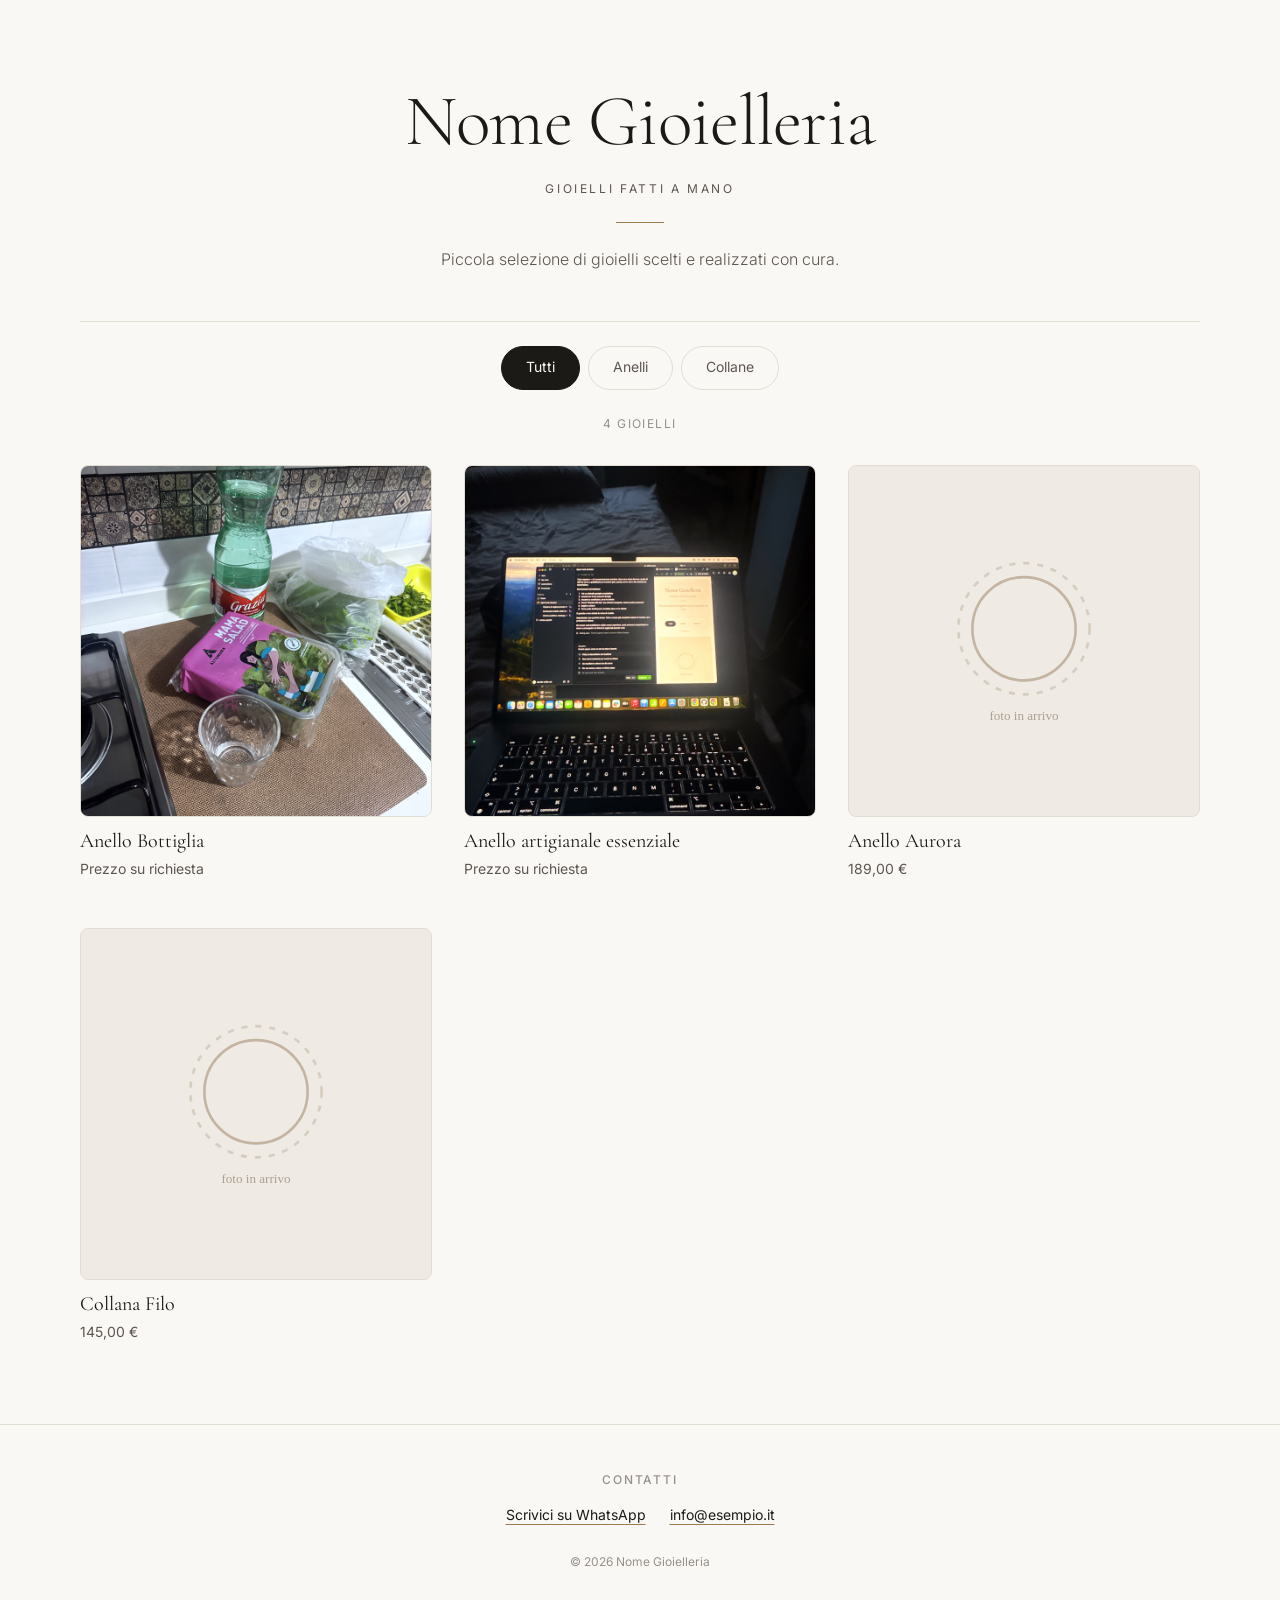
<file: index.html>
<!doctype html>
<html lang="it">
  <head>
    <meta charset="utf-8" />
    <meta name="viewport" content="width=device-width, initial-scale=1, viewport-fit=cover" />

    <!-- I valori qui sotto rispecchiano config.js e vengono riallineati
         all'avvio da js/catalog.js: restano corretti anche senza JavaScript. -->
    <title>Nome Gioielleria — Gioielli fatti a mano</title>
    <meta name="description" content="Piccola selezione di gioielli scelti e realizzati con cura." />
    <meta name="theme-color" content="#faf8f5" />

    <meta property="og:type" content="website" />
    <meta property="og:locale" content="it_IT" />
    <meta property="og:site_name" content="Nome Gioielleria" />
    <meta property="og:title" content="Nome Gioielleria — Gioielli fatti a mano" />
    <meta property="og:description" content="Piccola selezione di gioielli scelti e realizzati con cura." />
    <meta property="og:image" content="images/products/placeholder.svg" />
    <meta property="og:url" content="https://davide-cirillo-ntt.github.io/vetrina-gioielli/" />
    <meta name="twitter:card" content="summary_large_image" />

    <link rel="preconnect" href="https://fonts.googleapis.com" />
    <link rel="preconnect" href="https://fonts.gstatic.com" crossorigin />
    <link
      rel="icon"
      href="data:image/svg+xml,%3Csvg xmlns='http://www.w3.org/2000/svg' viewBox='0 0 32 32'%3E%3Ccircle cx='16' cy='16' r='9' fill='none' stroke='%239a7b4f' stroke-width='2'/%3E%3C/svg%3E"
    />

    <link rel="stylesheet" href="css/tokens.css" />
    <link rel="stylesheet" href="css/site.css" />

    <script type="module" src="js/catalog.js"></script>
  </head>

  <body>
    <a class="salta" href="#catalogo">Vai al catalogo</a>

    <header class="apertura">
      <div class="contenitore apertura__inner">
        <h1 class="apertura__nome" id="nome-negozio">Nome Gioielleria</h1>
        <p class="apertura__tagline" id="tagline-negozio">Gioielli fatti a mano</p>
        <span class="apertura__tratto" aria-hidden="true"></span>
        <p class="apertura__testo" id="descrizione-negozio">
          Piccola selezione di gioielli scelti e realizzati con cura.
        </p>
      </div>
    </header>

    <main class="contenitore" id="catalogo">
      <h2 class="sr-only">Catalogo dei gioielli</h2>

      <div class="filtri" id="filtri" role="group" aria-label="Filtra per categoria" hidden></div>

      <p class="conteggio" id="conteggio" role="status" aria-live="polite">
        Caricamento del catalogo in corso
      </p>

      <!-- I gioielli vengono inseriti da js/catalog.js. Gli scheletri qui sotto
           si vedono già prima che il modulo venga eseguito. -->
      <ul class="griglia" id="griglia">
        <li class="scheletro" aria-hidden="true">
          <span class="scheletro__foto"></span>
          <span class="scheletro__riga"></span>
          <span class="scheletro__riga scheletro__riga--corta"></span>
        </li>
        <li class="scheletro" aria-hidden="true">
          <span class="scheletro__foto"></span>
          <span class="scheletro__riga"></span>
          <span class="scheletro__riga scheletro__riga--corta"></span>
        </li>
        <li class="scheletro" aria-hidden="true">
          <span class="scheletro__foto"></span>
          <span class="scheletro__riga"></span>
          <span class="scheletro__riga scheletro__riga--corta"></span>
        </li>
        <li class="scheletro" aria-hidden="true">
          <span class="scheletro__foto"></span>
          <span class="scheletro__riga"></span>
          <span class="scheletro__riga scheletro__riga--corta"></span>
        </li>
        <li class="scheletro" aria-hidden="true">
          <span class="scheletro__foto"></span>
          <span class="scheletro__riga"></span>
          <span class="scheletro__riga scheletro__riga--corta"></span>
        </li>
        <li class="scheletro" aria-hidden="true">
          <span class="scheletro__foto"></span>
          <span class="scheletro__riga"></span>
          <span class="scheletro__riga scheletro__riga--corta"></span>
        </li>
      </ul>

      <div class="avviso" id="avviso" hidden>
        <h3 class="avviso__titolo" id="avviso-titolo"></h3>
        <p class="avviso__testo" id="avviso-testo"></p>
        <button class="bottone bottone--contorno" type="button" id="avviso-riprova" hidden>
          Riprova
        </button>
      </div>

      <noscript>
        <div class="avviso">
          <h3 class="avviso__titolo">Catalogo non disponibile</h3>
          <p class="avviso__testo">
            Per sfogliare i gioielli occorre attivare JavaScript nel browser. In
            alternativa ci scriva pure: le raccontiamo volentieri cosa abbiamo in negozio.
          </p>
        </div>
      </noscript>
    </main>

    <footer class="pie">
      <div class="contenitore pie__inner">
        <h2 class="pie__titolo">Contatti</h2>
        <ul class="contatti" id="contatti" hidden></ul>
        <p class="pie__nota" id="copyright"></p>
      </div>
    </footer>

    <dialog class="scheda" id="scheda" aria-labelledby="scheda-nome">
      <article class="scheda__pannello" id="scheda-pannello" tabindex="-1">
        <button class="scheda__chiudi" type="button" id="scheda-chiudi" aria-label="Chiudi la scheda">
          <svg viewBox="0 0 24 24" aria-hidden="true" focusable="false">
            <path
              d="M6 6l12 12M18 6L6 18"
              fill="none"
              stroke="currentColor"
              stroke-width="1.5"
              stroke-linecap="round"
            />
          </svg>
        </button>

        <div class="scheda__foto">
          <img
            id="scheda-immagine"
            src="images/products/placeholder.svg"
            alt=""
            width="800"
            height="800"
            decoding="async"
          />
          <span class="etichetta etichetta--grande" id="scheda-venduto" hidden>Venduto</span>
        </div>

        <div class="scheda__testo">
          <p class="scheda__categoria" id="scheda-categoria" hidden></p>
          <h2 class="scheda__nome" id="scheda-nome"></h2>
          <p class="scheda__prezzo" id="scheda-prezzo"></p>
          <p class="scheda__descrizione" id="scheda-descrizione" hidden></p>

          <div class="scheda__materiali" id="scheda-materiali" hidden>
            <h3 class="scheda__sottotitolo">Materiali</h3>
            <ul class="materiali" id="scheda-materiali-elenco"></ul>
          </div>

          <div class="scheda__azioni">
            <a
              class="bottone bottone--pieno"
              id="scheda-whatsapp"
              href="#"
              target="_blank"
              rel="noopener noreferrer"
              hidden
            >
              <svg class="bottone__icona" viewBox="0 0 24 24" aria-hidden="true" focusable="false">
                <path
                  d="M12 2.6a9.4 9.4 0 0 0-8 14.3L2.8 21.2l4.4-1.2A9.4 9.4 0 1 0 12 2.6Z"
                  fill="none"
                  stroke="currentColor"
                  stroke-width="1.4"
                  stroke-linejoin="round"
                />
                <path
                  d="M9 7.8c.15-.35.3-.36.5-.37h.42c.14 0 .33-.05.5.38l.6 1.45c.07.17.03.33-.05.44l-.33.4c-.1.12-.2.26-.08.5.4.78 1.1 1.4 1.9 1.77.25.12.4.1.53-.03l.42-.5c.14-.17.3-.13.47-.07l1.36.66c.18.09.3.13.35.2.05.08.05.44-.1.85-.16.4-.77.78-1.1.81-.45.04-.9.05-2.6-.7-2.03-.93-3.3-3.03-3.4-3.17-.1-.14-.8-1.05-.8-2 0-.95.5-1.4.68-1.6Z"
                  fill="currentColor"
                />
              </svg>
              Chiedi informazioni su WhatsApp
            </a>

            <button class="bottone bottone--pieno" id="scheda-whatsapp-off" type="button" disabled hidden>
              Chiedi informazioni su WhatsApp
            </button>

            <p class="scheda__nota" id="scheda-nota" hidden></p>
          </div>
        </div>
      </article>
    </dialog>
  </body>
</html>
</file>
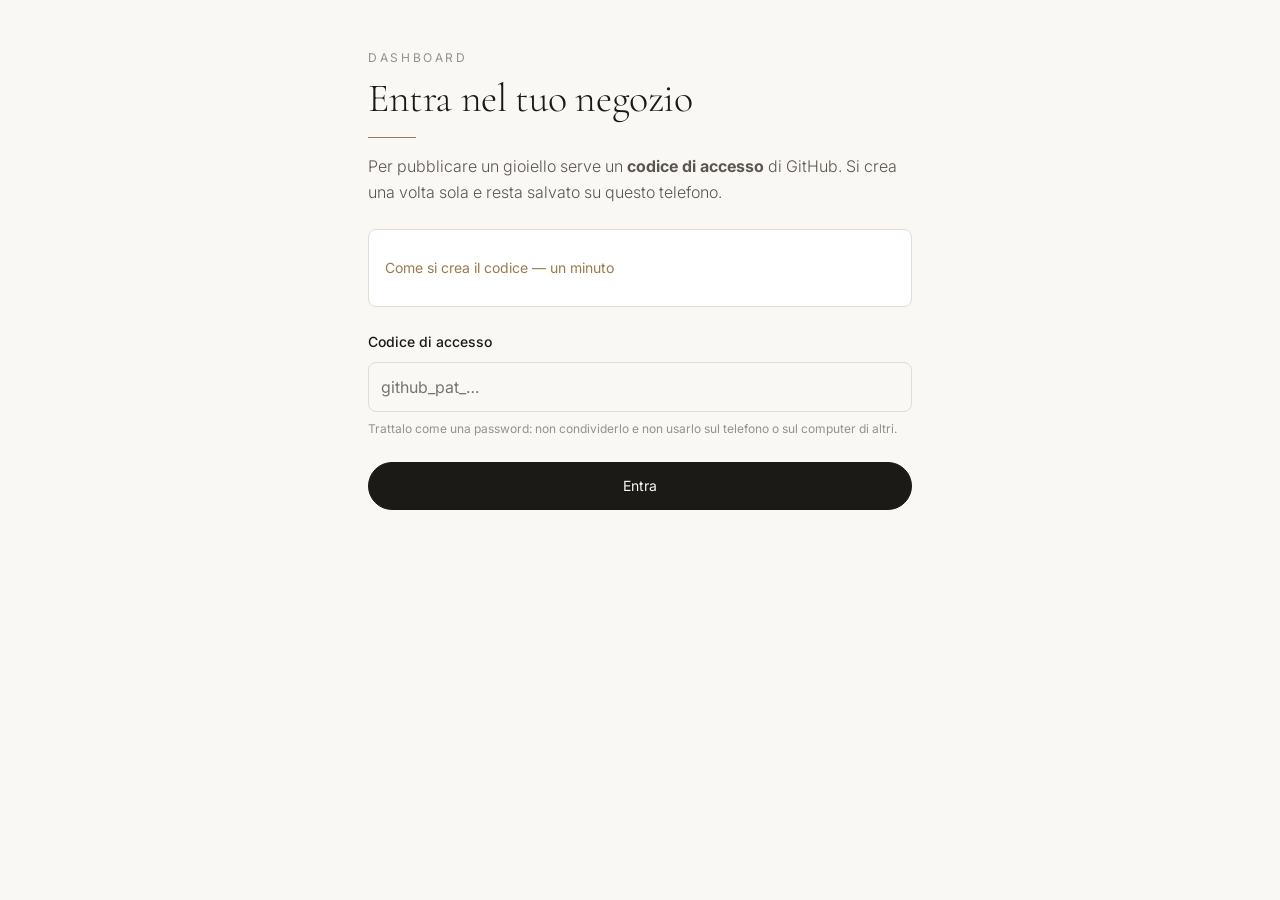
<file: admin/index.html>
<!doctype html>
<html lang="it">
  <head>
    <meta charset="utf-8" />

    <!-- viewport-fit=cover serve a usare tutto lo schermo sui telefoni con
         il notch; i margini sicuri li gestisce admin.css con env(safe-area-inset-*). -->
    <meta name="viewport" content="width=device-width, initial-scale=1, viewport-fit=cover" />

    <title>Dashboard — Nome Gioielleria</title>
    <meta name="description" content="Aggiungi un gioiello al catalogo dal telefono." />
    <meta name="robots" content="noindex, nofollow" />
    <meta name="color-scheme" content="light" />
    <meta name="theme-color" content="#faf8f5" />

    <!-- Aggiunta alla schermata Home -->
    <link rel="manifest" href="manifest.webmanifest" />
    <meta name="mobile-web-app-capable" content="yes" />
    <meta name="apple-mobile-web-app-capable" content="yes" />
    <meta name="apple-mobile-web-app-status-bar-style" content="default" />
    <meta name="apple-mobile-web-app-title" content="Gioielli" />
    <link rel="apple-touch-icon" href="icons/icona-180.png" />
    <link rel="icon" type="image/png" sizes="192x192" href="icons/icona-192.png" />

    <link rel="preconnect" href="https://fonts.googleapis.com" />
    <link rel="preconnect" href="https://fonts.gstatic.com" crossorigin />

    <link rel="stylesheet" href="../css/tokens.css" />
    <link rel="stylesheet" href="../css/admin.css" />

    <script type="module" src="../js/admin.js"></script>
  </head>

  <body>
    <noscript>
      <div class="contenitore">
        <p class="avviso avviso--errore">
          Per usare la dashboard serve JavaScript attivo nel browser.
        </p>
      </div>
    </noscript>

    <!-- Striscia di stato: compare solo quando manca la connessione. -->
    <p class="striscia" id="striscia" role="status" aria-live="polite" hidden></p>

    <!-- =========================================================
         SCHERMATA DI ACCESSO
         ========================================================= -->
    <main class="accesso" id="schermata-accesso" hidden>
      <div class="contenitore accesso__inner">
        <p class="occhiello">Dashboard</p>
        <h1 class="accesso__titolo">Entra nel tuo negozio</h1>
        <span class="tratto" aria-hidden="true"></span>

        <p class="accesso__testo">
          Per pubblicare un gioiello serve un <strong>codice di accesso</strong> di
          GitHub. Si crea una volta sola e resta salvato su questo telefono.
        </p>

        <details class="pieghevole">
          <summary class="pieghevole__titolo">Come si crea il codice — un minuto</summary>
          <ol class="passi">
            <li>
              Apri
              <a
                id="link-crea-codice"
                href="https://github.com/settings/personal-access-tokens/new"
                target="_blank"
                rel="noopener noreferrer"
                >questa pagina di GitHub</a
              >.
            </li>
            <li>Dai un nome qualsiasi, per esempio <em>Dashboard gioielleria</em>.</li>
            <li>
              Alla voce <em>Repository access</em> scegli
              <strong>Only select repositories</strong> e seleziona soltanto
              <code id="nome-repository">il sito</code>.
            </li>
            <li>
              Alla voce <em>Permissions</em>, sotto <em>Repository permissions</em>,
              metti <strong>Contents</strong> su <strong>Read and write</strong>.
              Non serve altro.
            </li>
            <li>Premi <em>Generate token</em>, copia il codice e incollalo qui sotto.</li>
          </ol>
        </details>

        <form class="modulo" id="modulo-accesso" novalidate>
          <div class="campo">
            <label class="campo__nome" for="campo-codice">Codice di accesso</label>
            <input
              class="controllo"
              id="campo-codice"
              name="codice"
              type="password"
              inputmode="text"
              autocomplete="off"
              autocapitalize="off"
              autocorrect="off"
              spellcheck="false"
              placeholder="github_pat_…"
              aria-describedby="nota-codice"
              required
            />
            <p class="campo__nota" id="nota-codice">
              Trattalo come una password: non condividerlo e non usarlo sul
              telefono o sul computer di altri.
            </p>
          </div>

          <p class="avviso avviso--errore" id="errore-accesso" role="alert" hidden></p>

          <button class="bottone bottone--pieno bottone--largo" id="bottone-entra" type="submit">
            Entra
          </button>
        </form>
      </div>
    </main>

    <!-- =========================================================
         DASHBOARD
         ========================================================= -->
    <div id="schermata-app" hidden>
      <header class="intestazione">
        <div class="contenitore intestazione__inner">
          <div class="intestazione__testi">
            <p class="occhiello">Dashboard</p>
            <h1 class="intestazione__nome" id="nome-negozio">Nome Gioielleria</h1>
          </div>
          <a class="bottone bottone--contorno bottone--piccolo" href="../" target="_blank" rel="noopener">
            Vedi il sito
          </a>
        </div>
      </header>

      <nav class="schede contenitore" id="schede" aria-label="Sezioni della dashboard">
        <button class="scheda" type="button" data-vista="aggiungi" aria-current="true">
          Aggiungi
        </button>
        <button class="scheda" type="button" data-vista="catalogo">Catalogo</button>
        <button class="scheda" type="button" data-vista="impostazioni">Impostazioni</button>
      </nav>

      <!-- ---------------------------------------------------------
           VISTA: AGGIUNGI
           --------------------------------------------------------- -->
      <main class="contenitore vista" id="vista-aggiungi">
        <!-- Passo 1: la foto -->
        <section class="passo" aria-labelledby="titolo-foto">
          <h2 class="passo__titolo" id="titolo-foto">
            <span class="passo__numero">1</span> La foto
          </h2>

          <div id="scelta-foto">
            <label class="bottone bottone--pieno bottone--foto" for="campo-fotocamera">
              <svg class="bottone__icona" viewBox="0 0 24 24" aria-hidden="true" focusable="false">
                <path
                  d="M4 8h3l1.5-2h7L17 8h3v11H4V8Z"
                  fill="none"
                  stroke="currentColor"
                  stroke-width="1.4"
                  stroke-linejoin="round"
                />
                <circle cx="12" cy="13" r="3.4" fill="none" stroke="currentColor" stroke-width="1.4" />
              </svg>
              Scatta la foto
            </label>
            <input
              class="sr-only"
              id="campo-fotocamera"
              type="file"
              accept="image/*"
              capture="environment"
            />

            <label class="bottone bottone--contorno bottone--largo" for="campo-galleria">
              Scegli dalla galleria
            </label>
            <input class="sr-only" id="campo-galleria" type="file" accept="image/*" />

            <p class="campo__nota">
              Appoggia il gioiello su un fondo semplice, con buona luce. Al resto
              pensa la dashboard: raddrizza, ritaglia in quadrato e alleggerisce.
            </p>
          </div>

          <p class="lavorazione" id="lavorazione-foto" role="status" aria-live="polite" hidden>
            <span class="rotella" aria-hidden="true"></span> Sto migliorando la foto…
          </p>

          <div id="esito-foto" hidden>
            <div class="provino">
              <img class="provino__img" id="foto-dopo" alt="La foto del gioiello, migliorata" />
              <img class="provino__img provino__img--sopra" id="foto-prima" alt="" hidden />
              <span class="etichetta" id="etichetta-provino">Dopo</span>
            </div>

            <div class="provino__azioni">
              <button class="bottone bottone--contorno bottone--piccolo" id="bottone-confronta" type="button">
                Vedi com'era
              </button>
              <button class="bottone bottone--contorno bottone--piccolo" id="bottone-cambia-foto" type="button">
                Cambia foto
              </button>
            </div>

            <p class="risparmio" id="risparmio"></p>
          </div>

          <p class="avviso avviso--errore" id="errore-foto" role="alert" hidden></p>
        </section>

        <!-- Passo 2: la descrizione -->
        <section class="passo" id="passo-descrizione" aria-labelledby="titolo-descrizione" hidden>
          <h2 class="passo__titolo" id="titolo-descrizione">
            <span class="passo__numero">2</span> La descrizione
          </h2>

          <!-- Quando la chiave c'è -->
          <div id="ai-attiva" hidden>
            <p class="passo__testo">
              Se vuoi, scrivi due indizi: aiutano a proporre un testo più preciso.
              Puoi anche premere direttamente il pulsante.
            </p>

            <div class="campo">
              <label class="campo__nome" for="campo-indizi">Indizi (facoltativo)</label>
              <input
                class="controllo"
                id="campo-indizi"
                type="text"
                placeholder="es. argento con pietra di luna"
                autocomplete="off"
              />
            </div>

            <button class="bottone bottone--oro bottone--largo" id="bottone-proponi" type="button">
              Proponi nome e descrizione
            </button>
          </div>

          <!-- Quando la chiave manca -->
          <div id="ai-spenta" hidden>
            <p class="passo__testo">
              La descrizione automatica non è attiva: scrivi tu il testo nel passo
              qui sotto, oppure attivala adesso.
            </p>
            <button class="bottone bottone--contorno bottone--largo" id="bottone-attiva-ai" type="button">
              Attiva la descrizione automatica
            </button>

            <!-- Si apre qui dentro, senza uscire dal flusso e senza perdere la bozza. -->
            <div class="riquadro" id="pannello-chiave" hidden>
              <p class="passo__testo">
                Serve una chiave di Google Gemini. È
                <strong>gratuita e non serve la carta di credito</strong>: si ottiene
                in un minuto su
                <a href="https://aistudio.google.com/apikey" target="_blank" rel="noopener noreferrer"
                  >aistudio.google.com/apikey</a
                >, premendo <em>Create API key</em>.
              </p>

              <div class="campo">
                <label class="campo__nome" for="campo-chiave">Chiave della descrizione automatica</label>
                <input
                  class="controllo"
                  id="campo-chiave"
                  type="password"
                  inputmode="text"
                  autocomplete="off"
                  autocapitalize="off"
                  autocorrect="off"
                  spellcheck="false"
                  placeholder="AIza…"
                />
                <p class="campo__nota">
                  Anche questa è come una password. Resta su questo telefono.
                </p>
              </div>

              <button class="bottone bottone--pieno bottone--largo" id="bottone-salva-chiave" type="button">
                Salva la chiave
              </button>
            </div>
          </div>

          <p class="lavorazione" id="lavorazione-ai" role="status" aria-live="polite" hidden>
            <span class="rotella" aria-hidden="true"></span> Sto guardando la foto…
          </p>

          <p class="avviso avviso--nota" id="nota-ai" role="status" hidden></p>
        </section>

        <!-- Passo 3: controlla e correggi -->
        <section class="passo" id="passo-scheda" aria-labelledby="titolo-scheda" hidden>
          <h2 class="passo__titolo" id="titolo-scheda">
            <span class="passo__numero">3</span> Controlla e correggi
          </h2>
          <p class="passo__testo">
            Quello che leggi è solo una proposta: cambia pure ogni parola. Decidi tu.
          </p>

          <form class="modulo" id="modulo-scheda" novalidate>
            <div class="campo">
              <label class="campo__nome" for="campo-nome">Nome del gioiello</label>
              <input
                class="controllo"
                id="campo-nome"
                type="text"
                maxlength="80"
                autocomplete="off"
                required
              />
            </div>

            <div class="campo">
              <div class="campo__riga">
                <label class="campo__nome" for="campo-descrizione">Descrizione</label>
                <button class="bottone--legame" id="bottone-riprova-ai" type="button" hidden>
                  Riprova la proposta
                </button>
              </div>
              <textarea
                class="controllo controllo--lungo"
                id="campo-descrizione"
                rows="5"
                maxlength="800"
                required
              ></textarea>
              <p class="campo__nota">
                Due o tre frasi bastano: che cos'è, com'è fatto, quando si porta.
              </p>
            </div>

            <div class="campo">
              <label class="campo__nome" for="campo-categoria">Categoria</label>
              <select class="controllo controllo--scelta" id="campo-categoria">
                <!-- Riempita da js/admin.js leggendo CONFIG.categories -->
              </select>
            </div>

            <div class="campo">
              <label class="campo__nome" for="campo-materiali">Materiali</label>
              <input
                class="controllo"
                id="campo-materiali"
                type="text"
                placeholder="Argento 925, Pietra di luna"
                autocomplete="off"
              />
              <p class="campo__nota">Separali con la virgola.</p>
            </div>

            <div class="campo">
              <label class="campo__nome" for="campo-tag">Parole chiave</label>
              <input
                class="controllo"
                id="campo-tag"
                type="text"
                placeholder="minimal, regalo"
                autocomplete="off"
              />
              <p class="campo__nota">Servono a ritrovarlo. Separale con la virgola.</p>
            </div>

            <div class="campo">
              <label class="campo__nome" for="campo-prezzo">Prezzo</label>
              <div class="prezzo">
                <span class="prezzo__valuta" id="simbolo-valuta" aria-hidden="true">€</span>
                <input
                  class="controllo"
                  id="campo-prezzo"
                  type="number"
                  inputmode="decimal"
                  min="0"
                  step="1"
                  placeholder="0"
                />
              </div>
              <label class="interruttore">
                <input id="campo-su-richiesta" type="checkbox" />
                <span>Non mostrare il prezzo, scrivo "su richiesta"</span>
              </label>
            </div>

            <div class="campo">
              <label class="interruttore">
                <input id="campo-disponibile" type="checkbox" checked />
                <span>Disponibile — se lo togli, in vetrina risulta venduto</span>
              </label>
              <label class="interruttore">
                <input id="campo-evidenza" type="checkbox" />
                <span>Mettilo in evidenza</span>
              </label>
            </div>
          </form>

          <p class="avviso avviso--errore" id="errore-scheda" role="alert" hidden></p>
        </section>

        <!-- Passo 4: pubblicazione -->
        <section class="passo" id="passo-pubblica" aria-labelledby="titolo-pubblica" hidden>
          <h2 class="passo__titolo" id="titolo-pubblica">
            <span class="passo__numero">4</span> Pubblica
          </h2>

          <div id="avanzamento" hidden>
            <div
              class="barra"
              role="progressbar"
              aria-valuemin="0"
              aria-valuemax="100"
              aria-valuenow="0"
              id="barra"
            >
              <span class="barra__pieno" id="barra-pieno"></span>
            </div>
            <p class="passo__testo" id="avanzamento-testo" role="status" aria-live="polite"></p>
          </div>

          <div class="riuscito" id="riuscito" hidden>
            <h3 class="riuscito__titolo">Pubblicato</h3>
            <p class="passo__testo" id="riuscito-testo"></p>
            <div class="riuscito__azioni">
              <a
                class="bottone bottone--pieno bottone--largo"
                id="link-gioiello"
                href="../"
                target="_blank"
                rel="noopener"
                >Vedi il gioiello</a
              >
              <button class="bottone bottone--contorno bottone--largo" id="bottone-altro" type="button">
                Aggiungine un altro
              </button>
            </div>
          </div>

          <p class="avviso avviso--errore" id="errore-pubblica" role="alert" hidden></p>
        </section>

        <!-- Barra fissa in basso: è dove arriva il pollice. -->
        <div class="azione" id="azione" hidden>
          <div class="contenitore azione__inner">
            <button class="bottone bottone--pieno bottone--largo" id="bottone-pubblica" type="button">
              Pubblica il gioiello
            </button>
            <button class="bottone--legame" id="bottone-annulla" type="button">
              Annulla e ricomincia
            </button>
          </div>
        </div>
      </main>

      <!-- ---------------------------------------------------------
           VISTA: CATALOGO
           --------------------------------------------------------- -->
      <main class="contenitore vista" id="vista-catalogo" hidden>
        <section class="passo">
          <h2 class="passo__titolo">Gioielli pubblicati</h2>
          <p class="passo__testo" id="conteggio" role="status" aria-live="polite">Carico…</p>

          <p class="avviso avviso--errore" id="errore-catalogo" role="alert" hidden></p>

          <ul class="elenco" id="elenco"></ul>

          <button class="bottone bottone--contorno bottone--largo" id="bottone-ricarica" type="button">
            Ricarica l'elenco
          </button>
        </section>
      </main>

      <!-- ---------------------------------------------------------
           VISTA: IMPOSTAZIONI
           --------------------------------------------------------- -->
      <main class="contenitore vista" id="vista-impostazioni" hidden>
        <section class="passo">
          <h2 class="passo__titolo">Pubblicazione</h2>
          <p class="stato" id="stato-github"></p>
          <p class="passo__testo">
            È il codice che permette di scrivere sul sito. Senza, non si pubblica.
          </p>
        </section>

        <section class="passo">
          <h2 class="passo__titolo">Descrizione automatica</h2>
          <p class="stato" id="stato-gemini"></p>
          <p class="passo__testo">
            Serve solo a proporre nome e descrizione guardando la foto. È
            facoltativa: senza, la dashboard funziona lo stesso e i testi li
            scrivi tu. La chiave è
            <strong>gratuita e non richiede la carta di credito</strong>:
            <a href="https://aistudio.google.com/apikey" target="_blank" rel="noopener noreferrer"
              >aistudio.google.com/apikey</a
            >.
          </p>

          <div class="campo">
            <label class="campo__nome" for="campo-chiave-impostazioni">Chiave</label>
            <input
              class="controllo"
              id="campo-chiave-impostazioni"
              type="password"
              inputmode="text"
              autocomplete="off"
              autocapitalize="off"
              autocorrect="off"
              spellcheck="false"
              placeholder="AIza…"
            />
          </div>

          <div class="coppia">
            <button class="bottone bottone--pieno" id="bottone-salva-chiave-2" type="button">
              Salva
            </button>
            <button class="bottone bottone--contorno" id="bottone-togli-chiave" type="button">
              Togli la chiave
            </button>
          </div>
          <p class="campo__nota" id="nota-chiave-salvata" role="status" aria-live="polite"></p>
        </section>

        <section class="passo">
          <h2 class="passo__titolo">Sicurezza</h2>
          <p class="passo__testo">
            Il codice di accesso e la chiave sono come password: restano su questo
            telefono e non vanno usati su dispositivi condivisi. Se presti il
            telefono, o se hai finito, premi <strong>Esci</strong>.
          </p>
          <button class="bottone bottone--rischio bottone--largo" id="bottone-esci" type="button">
            Esci e cancella le credenziali
          </button>
        </section>
      </main>
    </div>

    <!-- Conferma di eliminazione: nomina il gioiello, così non si sbaglia. -->
    <dialog class="finestra" id="finestra-elimina" aria-labelledby="titolo-elimina">
      <h2 class="finestra__titolo" id="titolo-elimina">Elimino questo gioiello?</h2>
      <p class="passo__testo">
        <strong id="nome-da-eliminare"></strong> sparirà dal sito insieme alla sua
        foto. Non si può annullare.
      </p>
      <p class="avviso avviso--errore" id="errore-elimina" role="alert" hidden></p>
      <div class="finestra__azioni">
        <button class="bottone bottone--contorno bottone--largo" id="bottone-non-eliminare" type="button">
          No, lascia stare
        </button>
        <button class="bottone bottone--rischio bottone--largo" id="bottone-elimina" type="button">
          Sì, elimina
        </button>
      </div>
    </dialog>
  </body>
</html>
</file>
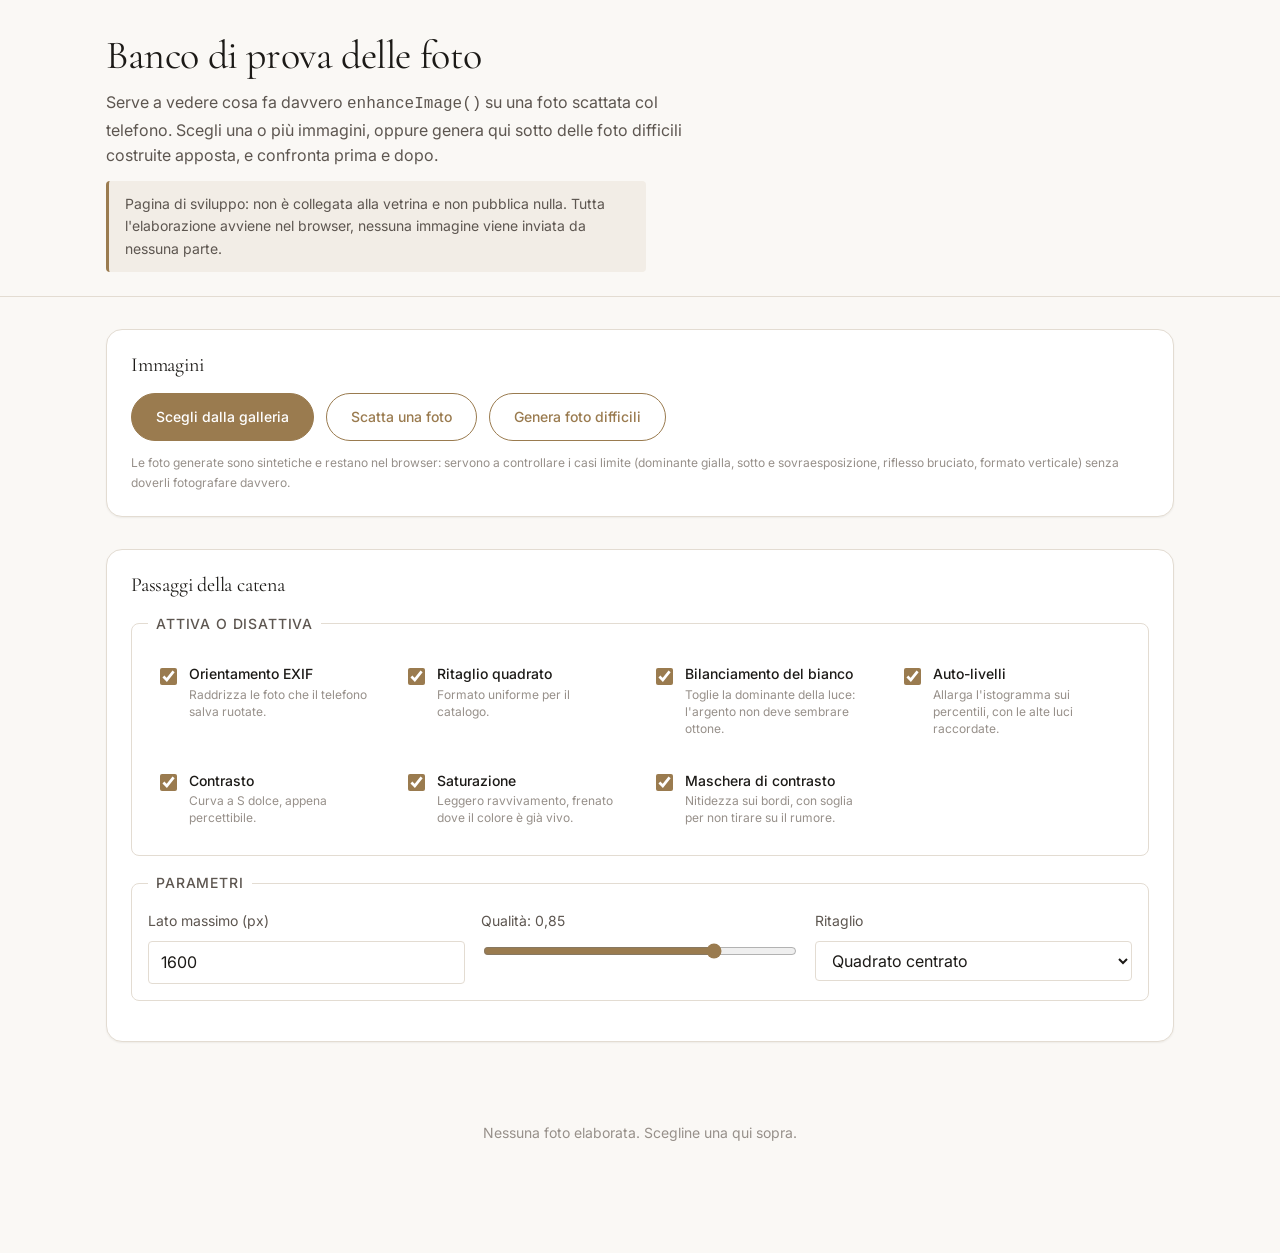
<file: dev/test-lab.html>
<!doctype html>
<html lang="it">
<head>
<meta charset="utf-8">
<meta name="viewport" content="width=device-width, initial-scale=1, viewport-fit=cover">
<title>Banco di prova — miglioramento delle foto</title>
<link rel="stylesheet" href="../css/tokens.css">
<style>
  /* Pagina di servizio: non fa parte della vetrina, ma usa lo stesso
     design system così le valutazioni si fanno sui colori veri. */
  body { padding: 0 0 calc(var(--s-7) + var(--safe-bottom)); }

  .involucro { max-width: 1100px; margin: 0 auto; padding: 0 var(--s-4); }

  header.testata {
    padding: calc(var(--s-6) + var(--safe-top)) 0 var(--s-5);
    border-bottom: 1px solid var(--c-line);
    margin-bottom: var(--s-6);
  }
  header.testata h1 { font-size: var(--t-2xl); }
  header.testata p { color: var(--c-ink-soft); max-width: 60ch; margin: var(--s-3) 0 0; }
  .avviso {
    margin-top: var(--s-4); padding: var(--s-3) var(--s-4);
    background: var(--c-surface-2); border-left: 3px solid var(--c-accent);
    border-radius: var(--r-sm); font-size: var(--t-sm); color: var(--c-ink-soft);
  }

  .pannello {
    background: var(--c-surface); border: 1px solid var(--c-line);
    border-radius: var(--r-lg); padding: var(--s-5);
    box-shadow: var(--shadow-sm); margin-bottom: var(--s-6);
  }
  .pannello h2 { font-size: var(--t-lg); margin-bottom: var(--s-4); }

  fieldset { border: 1px solid var(--c-line); border-radius: var(--r-md);
             padding: var(--s-4); margin: 0 0 var(--s-4); }
  legend { padding: 0 var(--s-2); font-size: var(--t-sm); font-weight: 500;
           color: var(--c-ink-soft); text-transform: uppercase; letter-spacing: 0.06em; }

  .griglia-passaggi {
    display: grid; gap: var(--s-2);
    grid-template-columns: repeat(auto-fit, minmax(215px, 1fr));
  }
  .passaggio {
    display: flex; gap: var(--s-3); align-items: flex-start;
    padding: var(--s-3); border-radius: var(--r-sm); cursor: pointer;
    transition: background var(--dur) var(--ease);
  }
  .passaggio:hover { background: var(--c-surface-2); }
  .passaggio input { margin: 0.3rem 0 0; flex: none; width: 1.05rem; height: 1.05rem;
                     accent-color: var(--c-accent); }
  .passaggio .titolo { display: block; font-size: var(--t-sm); font-weight: 500; }
  .passaggio .nota { display: block; font-size: var(--t-xs); color: var(--c-ink-faint);
                     line-height: 1.45; }

  .griglia-numeri { display: grid; gap: var(--s-4);
                    grid-template-columns: repeat(auto-fit, minmax(170px, 1fr)); }
  .campo { display: flex; flex-direction: column; gap: var(--s-2); }
  .campo label { font-size: var(--t-sm); color: var(--c-ink-soft); }
  .campo input[type="number"], .campo select {
    padding: var(--s-2) var(--s-3); border: 1px solid var(--c-line);
    border-radius: var(--r-sm); background: var(--c-surface);
  }
  .campo input[type="range"] { accent-color: var(--c-accent); }

  .azioni { display: flex; flex-wrap: wrap; gap: var(--s-3); align-items: center; }
  .bottone {
    display: inline-flex; align-items: center; gap: var(--s-2);
    padding: var(--s-3) var(--s-5); border-radius: var(--r-full);
    border: 1px solid var(--c-accent); background: var(--c-accent); color: #fff;
    font-size: var(--t-sm); font-weight: 500; cursor: pointer;
    transition: opacity var(--dur) var(--ease);
  }
  .bottone:hover { opacity: 0.88; }
  .bottone.secondario { background: transparent; color: var(--c-accent); }
  .bottone:disabled { opacity: 0.45; cursor: progress; }
  input[type="file"] { display: none; }

  .scheda {
    background: var(--c-surface); border: 1px solid var(--c-line);
    border-radius: var(--r-lg); overflow: hidden;
    box-shadow: var(--shadow-sm); margin-bottom: var(--s-5);
  }
  .scheda > header {
    display: flex; flex-wrap: wrap; gap: var(--s-3); align-items: baseline;
    justify-content: space-between;
    padding: var(--s-4) var(--s-5); border-bottom: 1px solid var(--c-line);
    background: var(--c-surface-2);
  }
  .scheda h3 { font-size: var(--t-lg); overflow-wrap: anywhere; }
  .scheda .etichetta { font-size: var(--t-xs); color: var(--c-ink-faint); }

  .schede-viste { display: flex; gap: var(--s-2); padding: var(--s-4) var(--s-5) 0; }
  .vista-bottone {
    padding: var(--s-2) var(--s-4); border-radius: var(--r-full);
    border: 1px solid var(--c-line); background: transparent;
    font-size: var(--t-sm); cursor: pointer;
  }
  .vista-bottone[aria-selected="true"] {
    background: var(--c-ink); color: var(--c-bg); border-color: var(--c-ink);
  }

  .corpo { padding: var(--s-4) var(--s-5) var(--s-5); }

  .affiancate { display: grid; gap: var(--s-4); grid-template-columns: 1fr 1fr; }
  .affiancate figure { margin: 0; }
  .affiancate figcaption {
    margin-top: var(--s-2); font-size: var(--t-xs); color: var(--c-ink-faint);
    text-align: center;
  }
  .affiancate img, .confronto img {
    width: 100%; border-radius: var(--r-md); background: var(--c-surface-2);
  }

  .confronto { position: relative; border-radius: var(--r-md); overflow: hidden;
               touch-action: none; }
  .confronto .sopra { position: absolute; inset: 0; }
  .confronto .sopra img { height: 100%; object-fit: cover; border-radius: 0; }
  .confronto .maniglia {
    position: absolute; top: 0; bottom: 0; width: 2px; background: var(--c-surface);
    box-shadow: 0 0 0 1px rgba(28,26,23,0.25); pointer-events: none;
  }
  .confronto .maniglia::after {
    content: ""; position: absolute; top: 50%; left: 50%;
    width: 2.4rem; height: 2.4rem; transform: translate(-50%, -50%);
    border-radius: var(--r-full); background: var(--c-surface);
    box-shadow: var(--shadow-md);
  }
  .confronto .pallino {
    position: absolute; top: 50%; left: 50%; transform: translate(-50%, -50%);
    font-size: var(--t-xs); color: var(--c-ink-soft); pointer-events: none; z-index: 2;
  }
  .cursore-confronto { width: 100%; margin-top: var(--s-3); accent-color: var(--c-accent); }

  .misure { margin-top: var(--s-5); display: grid; gap: var(--s-4);
            grid-template-columns: repeat(auto-fit, minmax(230px, 1fr)); }
  .misure h4 { font-family: var(--f-body); font-size: var(--t-xs); font-weight: 600;
               text-transform: uppercase; letter-spacing: 0.06em;
               color: var(--c-ink-faint); margin: 0 0 var(--s-2); }
  .misure dl { margin: 0; font-size: var(--t-sm); }
  .misure div.riga { display: flex; justify-content: space-between; gap: var(--s-3);
                     padding: var(--s-1) 0; border-bottom: 1px dotted var(--c-line); }
  .misure dt { color: var(--c-ink-soft); }
  .misure dd { margin: 0; font-variant-numeric: tabular-nums; text-align: right; }
  .misure dd.spicca { color: var(--c-accent); font-weight: 500; }

  .errore {
    padding: var(--s-4) var(--s-5); color: var(--c-danger);
    font-size: var(--t-sm);
  }
  .vuoto { color: var(--c-ink-faint); font-size: var(--t-sm); text-align: center;
           padding: var(--s-7) var(--s-4); }

  @media (max-width: 640px) {
    .affiancate { grid-template-columns: 1fr; }
    header.testata h1 { font-size: var(--t-xl); }
  }
</style>
</head>
<body>

<header class="testata">
  <div class="involucro">
    <h1>Banco di prova delle foto</h1>
    <p>
      Serve a vedere cosa fa davvero <code>enhanceImage()</code> su una foto
      scattata col telefono. Scegli una o più immagini, oppure genera qui sotto
      delle foto difficili costruite apposta, e confronta prima e dopo.
    </p>
    <p class="avviso">
      Pagina di sviluppo: non è collegata alla vetrina e non pubblica nulla.
      Tutta l'elaborazione avviene nel browser, nessuna immagine viene inviata
      da nessuna parte.
    </p>
  </div>
</header>

<main class="involucro">

  <section class="pannello">
    <h2>Immagini</h2>
    <div class="azioni">
      <label class="bottone" for="scelta-file">Scegli dalla galleria</label>
      <input type="file" id="scelta-file" accept="image/*" multiple>

      <label class="bottone secondario" for="scatta-foto">Scatta una foto</label>
      <input type="file" id="scatta-foto" accept="image/*" capture="environment">

      <button type="button" class="bottone secondario" id="genera-prove">
        Genera foto difficili
      </button>
    </div>
    <p class="etichetta" style="margin: var(--s-3) 0 0; color: var(--c-ink-faint); font-size: var(--t-xs);">
      Le foto generate sono sintetiche e restano nel browser: servono a
      controllare i casi limite (dominante gialla, sotto e sovraesposizione,
      riflesso bruciato, formato verticale) senza doverli fotografare davvero.
    </p>
  </section>

  <section class="pannello">
    <h2>Passaggi della catena</h2>
    <fieldset>
      <legend>Attiva o disattiva</legend>
      <div class="griglia-passaggi" id="passaggi"></div>
    </fieldset>

    <fieldset>
      <legend>Parametri</legend>
      <div class="griglia-numeri">
        <div class="campo">
          <label for="max-size">Lato massimo (px)</label>
          <input type="number" id="max-size" value="1600" min="128" max="4096" step="32">
        </div>
        <div class="campo">
          <label for="qualita">Qualità: <span id="qualita-valore">0,85</span></label>
          <input type="range" id="qualita" value="0.85" min="0.4" max="1" step="0.01">
        </div>
        <div class="campo">
          <label for="quadrato">Ritaglio</label>
          <select id="quadrato">
            <option value="si" selected>Quadrato centrato</option>
            <option value="no">Proporzioni originali</option>
          </select>
        </div>
      </div>
    </fieldset>
  </section>

  <section id="risultati" aria-live="polite">
    <p class="vuoto">Nessuna foto elaborata. Scegline una qui sopra.</p>
  </section>
</main>

<script type="module">
import { enhanceImage } from "../js/lib/image-enhance.js";

// =============================================================
//  Comandi
// =============================================================

const PASSAGGI = [
  { id: "orientation", titolo: "Orientamento EXIF",
    nota: "Raddrizza le foto che il telefono salva ruotate." },
  { id: "crop", titolo: "Ritaglio quadrato",
    nota: "Formato uniforme per il catalogo." },
  { id: "whiteBalance", titolo: "Bilanciamento del bianco",
    nota: "Toglie la dominante della luce: l'argento non deve sembrare ottone." },
  { id: "levels", titolo: "Auto-livelli",
    nota: "Allarga l'istogramma sui percentili, con le alte luci raccordate." },
  { id: "contrast", titolo: "Contrasto",
    nota: "Curva a S dolce, appena percettibile." },
  { id: "saturation", titolo: "Saturazione",
    nota: "Leggero ravvivamento, frenato dove il colore è già vivo." },
  { id: "sharpen", titolo: "Maschera di contrasto",
    nota: "Nitidezza sui bordi, con soglia per non tirare su il rumore." },
];

const contenitorePassaggi = document.getElementById("passaggi");
for (const passaggio of PASSAGGI) {
  const riga = document.createElement("label");
  riga.className = "passaggio";
  riga.innerHTML =
    '<input type="checkbox" checked data-passaggio="' + passaggio.id + '">' +
    "<span><span class=\"titolo\"></span><span class=\"nota\"></span></span>";
  riga.querySelector(".titolo").textContent = passaggio.titolo;
  riga.querySelector(".nota").textContent = passaggio.nota;
  contenitorePassaggi.append(riga);
}

const campoQualita = document.getElementById("qualita");
const etichettaQualita = document.getElementById("qualita-valore");
campoQualita.addEventListener("input", () => {
  etichettaQualita.textContent = Number(campoQualita.value).toFixed(2).replace(".", ",");
});

function opzioniCorrenti() {
  const steps = {};
  for (const casella of contenitorePassaggi.querySelectorAll("input[data-passaggio]")) {
    steps[casella.dataset.passaggio] = casella.checked;
  }
  return {
    maxSize: Number(document.getElementById("max-size").value) || 1600,
    quality: Number(campoQualita.value) || 0.85,
    square: document.getElementById("quadrato").value === "si",
    steps,
  };
}

// =============================================================
//  Misure: servono a controllare i numeri, non solo l'occhio
// =============================================================

function telaDa(sorgente) {
  const c = document.createElement("canvas");
  c.width = sorgente.width;
  c.height = sorgente.height;
  c.getContext("2d").drawImage(sorgente, 0, 0);
  return c;
}

async function misura(sorgente) {
  const tela = sorgente instanceof HTMLCanvasElement ? sorgente : telaDa(sorgente);
  const ctx = tela.getContext("2d", { willReadFrequently: true });
  const d = ctx.getImageData(0, 0, tela.width, tela.height).data;
  const n = d.length / 4;
  const isto = new Uint32Array(256);
  let sr = 0, sg = 0, sb = 0, sy = 0, saturi = 0;
  for (let i = 0; i < d.length; i += 4) {
    const r = d[i], g = d[i + 1], b = d[i + 2];
    sr += r; sg += g; sb += b;
    const y = 0.299 * r + 0.587 * g + 0.114 * b;
    sy += y; isto[y | 0] += 1;
    if (r >= 255 || g >= 255 || b >= 255) saturi += 1;
  }
  const percentile = (f) => {
    let acc = 0;
    for (let v = 0; v < 256; v += 1) { acc += isto[v]; if (acc >= n * f) return v; }
    return 255;
  };
  const media = sy / n;
  let varianza = 0;
  for (let v = 0; v < 256; v += 1) varianza += isto[v] * (v - media) ** 2;
  return {
    mediaR: sr / n, mediaG: sg / n, mediaB: sb / n,
    luma: media,
    deviazione: Math.sqrt(varianza / n),
    p05: percentile(0.005), p50: percentile(0.5), p995: percentile(0.995),
    saturi: (saturi / n) * 100,
  };
}

// =============================================================
//  Foto di prova generate al volo (restano solo nel browser)
// =============================================================

function scena(w, h, tinta) {
  const c = document.createElement("canvas");
  c.width = w; c.height = h;
  const ctx = c.getContext("2d");
  const fondo = ctx.createLinearGradient(0, 0, 0, h);
  fondo.addColorStop(0, "#d8d6d2");
  fondo.addColorStop(1, "#b4b1ad");
  ctx.fillStyle = fondo;
  ctx.fillRect(0, 0, w, h);

  const cx = w / 2, cy = h / 2, r = Math.min(w, h) * 0.26;
  const metallo = ctx.createLinearGradient(cx - r, cy - r, cx + r, cy + r);
  if (tinta === "oro") {
    metallo.addColorStop(0, "#7a5f16"); metallo.addColorStop(0.4, "#e8c65a");
    metallo.addColorStop(0.68, "#b8923a"); metallo.addColorStop(1, "#f2dc95");
  } else {
    metallo.addColorStop(0, "#1e1e22"); metallo.addColorStop(0.4, "#f0f0f4");
    metallo.addColorStop(0.68, "#767680"); metallo.addColorStop(1, "#fafafc");
  }
  ctx.strokeStyle = metallo;
  ctx.lineWidth = Math.max(6, r * 0.3);
  ctx.beginPath(); ctx.arc(cx, cy, r, 0, Math.PI * 2); ctx.stroke();

  // incisioni: dettaglio fine per giudicare la maschera di contrasto
  ctx.strokeStyle = "rgba(20,20,24,0.65)";
  ctx.lineWidth = Math.max(1, w / 700);
  for (let i = 0; i < 48; i += 1) {
    const a = (i / 48) * Math.PI * 2;
    ctx.beginPath();
    ctx.moveTo(cx + Math.cos(a) * r * 0.87, cy + Math.sin(a) * r * 0.87);
    ctx.lineTo(cx + Math.cos(a) * r * 1.13, cy + Math.sin(a) * r * 1.13);
    ctx.stroke();
  }
  ctx.fillStyle = "#0c0c0c";
  ctx.fillRect(w * 0.06, h * 0.85, w * 0.13, h * 0.09);
  ctx.fillStyle = "#fbfbfb";
  ctx.fillRect(w * 0.81, h * 0.06, w * 0.13, h * 0.09);
  return c;
}

function riflessoBruciato(sorgente) {
  const c = telaDa(sorgente);
  const ctx = c.getContext("2d");
  const r = Math.min(c.width, c.height) * 0.03;
  const x = c.width * 0.63, y = c.height * 0.37;
  const g = ctx.createRadialGradient(x, y, 0, x, y, r * 2.2);
  g.addColorStop(0, "rgba(255,255,255,1)");
  g.addColorStop(0.4, "rgba(255,255,255,1)");
  g.addColorStop(1, "rgba(255,255,255,0)");
  ctx.fillStyle = g;
  ctx.beginPath(); ctx.arc(x, y, r * 2.2, 0, Math.PI * 2); ctx.fill();
  return c;
}

function perPixel(sorgente, fn) {
  const c = telaDa(sorgente);
  const ctx = c.getContext("2d", { willReadFrequently: true });
  const img = ctx.getImageData(0, 0, c.width, c.height);
  const d = img.data;
  for (let i = 0; i < d.length; i += 4) {
    const out = fn(d[i], d[i + 1], d[i + 2]);
    d[i] = out[0]; d[i + 1] = out[1]; d[i + 2] = out[2];
  }
  ctx.putImageData(img, 0, 0);
  return c;
}

const versoJpeg = (tela, q = 0.92) =>
  new Promise((risolvi) => tela.toBlob(risolvi, "image/jpeg", q));

async function fotoDiProva() {
  const base = scena(1400, 1400, "argento");
  const oro = scena(1400, 1400, "oro");
  const verticale = scena(1000, 1500, "argento");
  const casi = [
    ["Luce calda (dominante gialla)",
      perPixel(oro, (r, g, b) => [r * 1.18, g * 1.02, b * 0.68])],
    ["Sottoesposta",
      perPixel(base, (r, g, b) => [r * 0.34, g * 0.34, b * 0.34])],
    ["Sovraesposta",
      perPixel(base, (r, g, b) => [r * 1.5, g * 1.5, b * 1.5])],
    ["Riflesso speculare bruciato",
      riflessoBruciato(perPixel(base, (r, g, b) => [58 + r * 0.42, 58 + g * 0.42, 58 + b * 0.42]))],
    ["Verticale, già esposta bene", verticale],
    ["Oro sotto luce neutra", oro],
  ];
  const file = [];
  for (const [nome, tela] of casi) {
    const blob = await versoJpeg(tela);
    file.push(new File([blob], nome + ".jpg", { type: "image/jpeg" }));
  }
  return file;
}

// =============================================================
//  Presentazione dei risultati
// =============================================================

const contenitoreRisultati = document.getElementById("risultati");

const numero = (v, decimali = 0) =>
  v.toLocaleString("it-IT", { minimumFractionDigits: decimali, maximumFractionDigits: decimali });

function peso(byte) {
  if (byte < 1024) return byte + " B";
  if (byte < 1024 * 1024) return numero(byte / 1024, 1) + " kB";
  return numero(byte / (1024 * 1024), 2) + " MB";
}

function riga(dl, etichetta, valore, spicca) {
  const contenitore = document.createElement("div");
  contenitore.className = "riga";
  const dt = document.createElement("dt");
  dt.textContent = etichetta;
  const dd = document.createElement("dd");
  dd.textContent = valore;
  if (spicca) dd.className = "spicca";
  contenitore.append(dt, dd);
  dl.append(contenitore);
}

function blocco(titolo) {
  const sezione = document.createElement("section");
  const h4 = document.createElement("h4");
  h4.textContent = titolo;
  const dl = document.createElement("dl");
  sezione.append(h4, dl);
  return { sezione, dl };
}

function confrontoScorrevole(urlPrima, urlDopo) {
  const involucro = document.createElement("div");
  const cornice = document.createElement("div");
  cornice.className = "confronto";

  const dopo = document.createElement("img");
  dopo.src = urlDopo;
  dopo.alt = "Immagine elaborata";

  const sopra = document.createElement("div");
  sopra.className = "sopra";
  const prima = document.createElement("img");
  prima.src = urlPrima;
  prima.alt = "Immagine originale";
  sopra.append(prima);

  const maniglia = document.createElement("div");
  maniglia.className = "maniglia";
  const pallino = document.createElement("span");
  pallino.className = "pallino";
  pallino.textContent = "↔";

  cornice.append(dopo, sopra, maniglia, pallino);

  const cursore = document.createElement("input");
  cursore.type = "range";
  cursore.min = "0";
  cursore.max = "100";
  cursore.value = "50";
  cursore.className = "cursore-confronto";
  cursore.setAttribute("aria-label", "Scorri fra originale ed elaborata");

  const posiziona = (percentuale) => {
    sopra.style.clipPath = "inset(0 " + (100 - percentuale) + "% 0 0)";
    maniglia.style.left = percentuale + "%";
    pallino.style.left = percentuale + "%";
  };
  posiziona(50);
  cursore.addEventListener("input", () => posiziona(Number(cursore.value)));

  // trascinamento diretto sull'immagine, comodo col dito
  const daEvento = (evento) => {
    const rettangolo = cornice.getBoundingClientRect();
    const x = (evento.touches ? evento.touches[0].clientX : evento.clientX) - rettangolo.left;
    const percentuale = Math.min(100, Math.max(0, (x / rettangolo.width) * 100));
    cursore.value = String(percentuale);
    posiziona(percentuale);
  };
  let trascina = false;
  cornice.addEventListener("pointerdown", (e) => { trascina = true; cornice.setPointerCapture(e.pointerId); daEvento(e); });
  cornice.addEventListener("pointermove", (e) => { if (trascina) daEvento(e); });
  cornice.addEventListener("pointerup", () => { trascina = false; });
  cornice.addEventListener("pointercancel", () => { trascina = false; });

  involucro.append(cornice, cursore);
  return involucro;
}

function creaScheda(nome) {
  const scheda = document.createElement("article");
  scheda.className = "scheda";
  scheda.innerHTML =
    "<header><h3></h3><span class=\"etichetta\">elaborazione…</span></header>" +
    "<div class=\"corpo\"><p class=\"vuoto\">Elaborazione in corso…</p></div>";
  scheda.querySelector("h3").textContent = nome;
  contenitoreRisultati.prepend(scheda);
  return scheda;
}

function mostraErrore(scheda, messaggio) {
  scheda.querySelector(".etichetta").textContent = "non riuscita";
  const corpo = scheda.querySelector(".corpo");
  corpo.innerHTML = "";
  const p = document.createElement("p");
  p.className = "errore";
  p.textContent = messaggio;
  corpo.append(p);
}

function riempiScheda(scheda, dati) {
  const { risultato, urlPrima, urlDopo, primaMisura, dopoMisura } = dati;
  const rapporto = risultato.report;

  scheda.querySelector(".etichetta").textContent =
    risultato.width + "×" + risultato.height + " · " + rapporto.elapsedMs + " ms";

  const corpo = scheda.querySelector(".corpo");
  corpo.innerHTML = "";

  // --- selettore della vista ---
  const viste = document.createElement("div");
  viste.className = "schede-viste";
  viste.setAttribute("role", "tablist");
  const bottoneAffiancate = document.createElement("button");
  bottoneAffiancate.type = "button";
  bottoneAffiancate.className = "vista-bottone";
  bottoneAffiancate.textContent = "Affiancate";
  bottoneAffiancate.setAttribute("role", "tab");
  const bottoneSovrapposte = bottoneAffiancate.cloneNode(false);
  bottoneSovrapposte.textContent = "Sovrapposte";
  viste.append(bottoneAffiancate, bottoneSovrapposte);

  const affiancate = document.createElement("div");
  affiancate.className = "affiancate";
  const figuraPrima = document.createElement("figure");
  figuraPrima.innerHTML = "<img alt=\"Originale, solo raddrizzata e ritagliata\">" +
    "<figcaption>Prima — solo geometria</figcaption>";
  figuraPrima.querySelector("img").src = urlPrima;
  const figuraDopo = document.createElement("figure");
  figuraDopo.innerHTML = "<img alt=\"Immagine elaborata\">" +
    "<figcaption>Dopo — catena completa</figcaption>";
  figuraDopo.querySelector("img").src = urlDopo;
  affiancate.append(figuraPrima, figuraDopo);

  const sovrapposte = confrontoScorrevole(urlPrima, urlDopo);
  sovrapposte.hidden = true;

  const scegli = (sovrapposta) => {
    affiancate.hidden = sovrapposta;
    sovrapposte.hidden = !sovrapposta;
    bottoneAffiancate.setAttribute("aria-selected", String(!sovrapposta));
    bottoneSovrapposte.setAttribute("aria-selected", String(sovrapposta));
  };
  bottoneAffiancate.addEventListener("click", () => scegli(false));
  bottoneSovrapposte.addEventListener("click", () => scegli(true));
  scegli(false);

  // --- misure ---
  const misure = document.createElement("div");
  misure.className = "misure";

  const lavoro = blocco("Elaborazione");
  riga(lavoro.dl, "Tempo", rapporto.elapsedMs + " ms", true);
  riga(lavoro.dl, "Peso prima", peso(risultato.originalBytes));
  riga(lavoro.dl, "Peso dopo", peso(risultato.bytes), true);
  const risparmio = 100 - (risultato.bytes / risultato.originalBytes) * 100;
  riga(lavoro.dl, "Differenza",
    (risparmio >= 0 ? "−" : "+") + numero(Math.abs(risparmio), 1) + " %");
  riga(lavoro.dl, "Formato", risultato.mimeType + " (." + risultato.extension + ")");
  riga(lavoro.dl, "Dimensioni", risultato.width + " × " + risultato.height + " px");

  const catena = blocco("Cosa ha fatto la catena");
  riga(catena.dl, "Sorgente", rapporto.sourceWidth + " × " + rapporto.sourceHeight + " px");
  riga(catena.dl, "Ritaglio", rapporto.cropWidth + " × " + rapporto.cropHeight + " px");
  riga(catena.dl, "Orientamento EXIF",
    rapporto.autoOrients ? "applicato dal browser" : "tag letto: " + rapporto.orientation);
  riga(catena.dl, "Decodifica", rapporto.decodePath);
  riga(catena.dl, "OffscreenCanvas", rapporto.offscreen ? "sì" : "no (tela normale)");
  if (rapporto.whiteBalance) {
    riga(catena.dl, "Guadagni R/G/B",
      numero(rapporto.whiteBalance.gainR, 3) + " / " +
      numero(rapporto.whiteBalance.gainG, 3) + " / " +
      numero(rapporto.whiteBalance.gainB, 3), true);
  } else {
    riga(catena.dl, "Guadagni R/G/B", "bilanciamento non applicato");
  }
  if (rapporto.levels) {
    riga(catena.dl, "Punto di nero / bianco",
      rapporto.levels.low + " → " + rapporto.levels.high, true);
    riga(catena.dl, "Espansione", "× " + numero(rapporto.levels.scale, 2));
  } else {
    riga(catena.dl, "Auto-livelli", "non applicati");
  }

  const colori = blocco("Misure sui pixel (prima → dopo)");
  const confronta = (etichetta, a, b, decimali = 1, spicca = false) =>
    riga(colori.dl, etichetta,
      numero(a, decimali) + " → " + numero(b, decimali), spicca);
  confronta("Media R", primaMisura.mediaR, dopoMisura.mediaR);
  confronta("Media G", primaMisura.mediaG, dopoMisura.mediaG);
  confronta("Media B", primaMisura.mediaB, dopoMisura.mediaB);
  confronta("Scarto R−B",
    primaMisura.mediaR - primaMisura.mediaB,
    dopoMisura.mediaR - dopoMisura.mediaB, 1, true);
  confronta("Luminosità media", primaMisura.luma, dopoMisura.luma, 1, true);
  confronta("Contrasto (σ)", primaMisura.deviazione, dopoMisura.deviazione);
  riga(colori.dl, "Percentili 0,5 / 99,5",
    primaMisura.p05 + "–" + primaMisura.p995 + " → " + dopoMisura.p05 + "–" + dopoMisura.p995);
  confronta("Pixel a fondo scala %", primaMisura.saturi, dopoMisura.saturi, 2);

  misure.append(lavoro.sezione, catena.sezione, colori.sezione);
  corpo.append(viste, affiancate, sovrapposte, misure);
}

// =============================================================
//  Elaborazione
// =============================================================

let inCorso = false;

async function elabora(file) {
  const scheda = creaScheda(file.name || "immagine");
  try {
    const opzioni = opzioniCorrenti();

    // La fase "geometria" arriva prima di qualsiasi lavoro sul colore:
    // se ne prende una copia al volo, così il confronto prima/dopo non
    // costa una seconda decodifica dell'immagine.
    let telaPrima = null;
    const risultato = await enhanceImage(file, {
      ...opzioni,
      onStage: (fase, tela) => {
        if (fase !== "geometria") return;
        telaPrima = telaDa(tela);
      },
    });

    const primaMisura = await misura(telaPrima);
    const bitmapDopo = await createImageBitmap(risultato.blob);
    const telaDopo = telaDa(bitmapDopo);
    bitmapDopo.close?.();
    const dopoMisura = await misura(telaDopo);

    const blobPrima = await versoJpeg(telaPrima, 0.92);
    riempiScheda(scheda, {
      risultato,
      urlPrima: URL.createObjectURL(blobPrima),
      urlDopo: risultato.dataUrl,
      primaMisura,
      dopoMisura,
    });
  } catch (errore) {
    mostraErrore(scheda, errore && errore.message ? errore.message : String(errore));
  }
}

async function elaboraTutte(elenco) {
  if (inCorso || !elenco.length) return;
  inCorso = true;
  for (const bottone of document.querySelectorAll(".bottone")) bottone.setAttribute("aria-busy", "true");
  const segnaposto = contenitoreRisultati.querySelector(":scope > .vuoto");
  if (segnaposto) segnaposto.remove();
  try {
    for (const file of elenco) {
      // una alla volta: su un telefono elaborarle in parallelo esaurisce la memoria
      await elabora(file);
    }
  } finally {
    inCorso = false;
    for (const bottone of document.querySelectorAll(".bottone")) bottone.removeAttribute("aria-busy");
  }
}

for (const id of ["scelta-file", "scatta-foto"]) {
  document.getElementById(id).addEventListener("change", (evento) => {
    elaboraTutte(Array.from(evento.target.files || []));
    evento.target.value = "";
  });
}

const bottoneProve = document.getElementById("genera-prove");
bottoneProve.addEventListener("click", async () => {
  bottoneProve.disabled = true;
  bottoneProve.textContent = "Generazione…";
  try {
    await elaboraTutte(await fotoDiProva());
  } finally {
    bottoneProve.disabled = false;
    bottoneProve.textContent = "Genera foto difficili";
  }
});
</script>
</body>
</html>
</file>
<file: css/tokens.css>
/* =============================================================
   Design system condiviso — vetrina e dashboard
   Non aggiungere qui regole di layout: solo variabili e basi.
   ============================================================= */

@import url("https://fonts.googleapis.com/css2?family=Cormorant+Garamond:wght@300;400;500;600&family=Inter:wght@300;400;500;600&display=swap");

:root {
  /* --- Colori ------------------------------------------------ */
  --c-bg: #faf8f5;          /* fondo caldo, quasi carta */
  --c-surface: #ffffff;
  --c-surface-2: #f2ede6;   /* riquadri, campi, stati hover */
  --c-ink: #1c1a17;         /* testo principale */
  --c-ink-soft: #5d5650;    /* testo secondario */
  --c-ink-faint: #97908a;   /* didascalie, note */
  --c-line: #e3dcd2;        /* bordi sottili */
  --c-accent: #9a7b4f;      /* oro spento: bordi, link, dettagli */
  --c-accent-soft: #c9ab7e;
  --c-success: #4a7c59;
  --c-danger: #a4453a;

  /* --- Tipografia -------------------------------------------- */
  --f-display: "Cormorant Garamond", Georgia, "Times New Roman", serif;
  --f-body: "Inter", -apple-system, BlinkMacSystemFont, "Segoe UI", sans-serif;

  --t-xs: 0.75rem;
  --t-sm: 0.875rem;
  --t-base: 1rem;
  --t-lg: 1.25rem;
  --t-xl: 1.75rem;
  --t-2xl: 2.5rem;
  --t-3xl: clamp(2.5rem, 7vw, 4.5rem);

  /* --- Spaziature -------------------------------------------- */
  --s-1: 0.25rem;
  --s-2: 0.5rem;
  --s-3: 0.75rem;
  --s-4: 1rem;
  --s-5: 1.5rem;
  --s-6: 2rem;
  --s-7: 3rem;
  --s-8: 5rem;

  /* --- Forme e ombre ----------------------------------------- */
  --r-sm: 4px;
  --r-md: 8px;
  --r-lg: 16px;
  --r-full: 999px;
  --shadow-sm: 0 1px 2px rgba(28, 26, 23, 0.06);
  --shadow-md: 0 4px 16px rgba(28, 26, 23, 0.08);
  --shadow-lg: 0 12px 40px rgba(28, 26, 23, 0.12);

  /* --- Movimento --------------------------------------------- */
  --ease: cubic-bezier(0.22, 0.61, 0.36, 1);
  --dur: 240ms;

  /* Altezza della barra di sistema su iPhone con notch */
  --safe-bottom: env(safe-area-inset-bottom, 0px);
  --safe-top: env(safe-area-inset-top, 0px);
}

*,
*::before,
*::after {
  box-sizing: border-box;
}

html {
  -webkit-text-size-adjust: 100%;
}

body {
  margin: 0;
  background: var(--c-bg);
  color: var(--c-ink);
  font-family: var(--f-body);
  font-size: var(--t-base);
  font-weight: 400;
  line-height: 1.6;
  -webkit-font-smoothing: antialiased;
}

h1,
h2,
h3 {
  font-family: var(--f-display);
  font-weight: 400;
  line-height: 1.15;
  letter-spacing: -0.01em;
  margin: 0;
}

img {
  display: block;
  max-width: 100%;
}

a {
  color: inherit;
}

button,
input,
select,
textarea {
  font: inherit;
  color: inherit;
}

/* Il focus deve restare sempre visibile: serve per la tastiera e per
   chi naviga con tecnologie assistive. */
:focus-visible {
  outline: 2px solid var(--c-accent);
  outline-offset: 2px;
}

@media (prefers-reduced-motion: reduce) {
  *,
  *::before,
  *::after {
    animation-duration: 0.01ms !important;
    transition-duration: 0.01ms !important;
    scroll-behavior: auto !important;
  }
}

/* Visibile solo agli screen reader */
.sr-only {
  position: absolute;
  width: 1px;
  height: 1px;
  padding: 0;
  margin: -1px;
  overflow: hidden;
  clip: rect(0, 0, 0, 0);
  white-space: nowrap;
  border: 0;
}
</file>
<file: css/site.css>
/* =============================================================
   Vetrina pubblica — layout e componenti
   Ogni valore viene dalle variabili di css/tokens.css.
   Nessun colore, font o spaziatura inventati qui.
   ============================================================= */

/* --- Impalcatura ---------------------------------------------- */

/* Diverse classi qui sotto impostano `display`, che avrebbe la meglio
   sulla regola [hidden] dello user-agent: senza questo, nascondere un
   elemento con l'attributo `hidden` non avrebbe alcun effetto. */
[hidden] {
  display: none !important;
}

.contenitore {
  width: min(100% - var(--s-5) * 2, 1120px);
  margin-inline: auto;
}

/* Blocca lo scorrimento della pagina mentre la scheda è aperta. */
.senza-scorrimento {
  overflow: hidden;
}

.salta {
  position: absolute;
  z-index: 10;
  top: calc(var(--safe-top) + var(--s-3));
  left: var(--s-4);
  padding: var(--s-2) var(--s-4);
  background: var(--c-surface);
  border: 1px solid var(--c-line);
  border-radius: var(--r-full);
  color: var(--c-ink);
  font-size: var(--t-sm);
  text-decoration: none;
  transform: translateY(calc(-100% - var(--s-6)));
  transition: transform var(--dur) var(--ease);
}

.salta:focus-visible {
  transform: translateY(0);
}

/* --- Apertura ------------------------------------------------- */

.apertura {
  padding-block: calc(var(--safe-top) + var(--s-8)) var(--s-7);
}

.apertura__inner {
  display: flex;
  flex-direction: column;
  align-items: center;
  gap: var(--s-4);
  text-align: center;
}

.apertura__nome {
  max-width: 18ch;
  font-size: var(--t-3xl);
  font-weight: 300;
}

.apertura__tagline {
  margin: 0;
  color: var(--c-ink-soft);
  font-size: var(--t-xs);
  letter-spacing: 0.22em;
  text-transform: uppercase;
}

.apertura__tratto {
  display: block;
  width: var(--s-7);
  height: 1px;
  margin-block: var(--s-2);
  background: var(--c-accent);
}

.apertura__testo {
  max-width: 48ch;
  margin: 0;
  color: var(--c-ink-soft);
  font-weight: 300;
}

/* --- Filtri --------------------------------------------------- */

.filtri {
  display: flex;
  flex-wrap: wrap;
  justify-content: center;
  gap: var(--s-2);
  padding-block: var(--s-5);
  border-top: 1px solid var(--c-line);
}

.filtro {
  min-height: 2.75rem;
  padding: var(--s-2) var(--s-5);
  background: none;
  border: 1px solid var(--c-line);
  border-radius: var(--r-full);
  color: var(--c-ink-soft);
  font-size: var(--t-sm);
  cursor: pointer;
  transition: opacity var(--dur) var(--ease);
}

.filtro:hover {
  background: var(--c-surface-2);
  color: var(--c-ink);
}

.filtro[aria-pressed="true"] {
  background: var(--c-ink);
  border-color: var(--c-ink);
  color: var(--c-bg);
}

.conteggio {
  margin: 0;
  padding-bottom: var(--s-6);
  color: var(--c-ink-faint);
  font-size: var(--t-xs);
  letter-spacing: 0.12em;
  text-align: center;
  text-transform: uppercase;
}

.conteggio:empty {
  display: none;
}

/* --- Griglia -------------------------------------------------- */

.griglia {
  display: grid;
  grid-template-columns: 1fr;
  gap: var(--s-6) var(--s-5);
  margin: 0;
  padding: 0;
  list-style: none;
}

@media (min-width: 600px) {
  .griglia {
    grid-template-columns: repeat(2, minmax(0, 1fr));
  }
}

@media (min-width: 960px) {
  .griglia {
    grid-template-columns: repeat(3, minmax(0, 1fr));
    gap: var(--s-7) var(--s-6);
  }
}

.gioiello {
  display: block;
  width: 100%;
  padding: 0;
  background: none;
  border: 0;
  color: inherit;
  text-align: left;
  cursor: pointer;
}

.gioiello__foto {
  position: relative;
  display: block;
  overflow: hidden;
  aspect-ratio: 1 / 1;
  background: var(--c-surface-2);
  border: 1px solid var(--c-line);
  border-radius: var(--r-md);
}

.gioiello__foto img {
  width: 100%;
  height: 100%;
  object-fit: cover;
  transition: transform var(--dur) var(--ease), opacity var(--dur) var(--ease);
}

.gioiello:hover .gioiello__foto img,
.gioiello:focus-visible .gioiello__foto img {
  transform: scale(1.03);
}

.gioiello--venduto .gioiello__foto img {
  opacity: 0.65;
}

.gioiello__corpo {
  display: block;
  padding-top: var(--s-3);
}

.gioiello__nome {
  display: block;
  font-family: var(--f-display);
  font-size: var(--t-lg);
  line-height: 1.25;
}

.gioiello__prezzo {
  display: block;
  margin-top: var(--s-1);
  color: var(--c-ink-soft);
  font-size: var(--t-sm);
}

.etichetta {
  position: absolute;
  bottom: var(--s-3);
  left: var(--s-3);
  padding: var(--s-1) var(--s-3);
  background: var(--c-surface);
  border: 1px solid var(--c-line);
  border-radius: var(--r-full);
  color: var(--c-ink);
  font-family: var(--f-body);
  font-size: var(--t-xs);
  letter-spacing: 0.12em;
  text-transform: uppercase;
}

.etichetta--grande {
  bottom: var(--s-4);
  left: var(--s-4);
}

/* --- Scheletri di caricamento --------------------------------- */

.scheletro {
  display: block;
  animation: respiro 1.6s var(--ease) infinite alternate;
}

.scheletro__foto,
.scheletro__riga {
  display: block;
  background: var(--c-surface-2);
}

.scheletro__foto {
  aspect-ratio: 1 / 1;
  border-radius: var(--r-md);
}

.scheletro__riga {
  height: 0.8rem;
  margin-top: var(--s-3);
  border-radius: var(--r-sm);
}

.scheletro__riga--corta {
  width: 35%;
  margin-top: var(--s-2);
}

@keyframes respiro {
  from {
    opacity: 1;
  }
  to {
    opacity: 0.5;
  }
}

/* --- Avvisi: catalogo vuoto, errore di rete ------------------- */

.avviso {
  margin-block: var(--s-6);
  padding: var(--s-7) var(--s-5);
  background: var(--c-surface);
  border: 1px solid var(--c-line);
  border-radius: var(--r-md);
  text-align: center;
}

.avviso__titolo {
  font-size: var(--t-xl);
}

.avviso__testo {
  max-width: 46ch;
  margin: var(--s-3) auto 0;
  color: var(--c-ink-soft);
  font-weight: 300;
}

.avviso__testo + .bottone {
  margin-top: var(--s-5);
}

/* --- Bottoni -------------------------------------------------- */

.bottone {
  display: inline-flex;
  align-items: center;
  justify-content: center;
  gap: var(--s-2);
  min-height: 2.75rem;
  padding: var(--s-3) var(--s-5);
  border: 1px solid transparent;
  border-radius: var(--r-full);
  font-size: var(--t-sm);
  text-decoration: none;
  cursor: pointer;
  transition: opacity var(--dur) var(--ease), transform var(--dur) var(--ease);
}

.bottone--pieno {
  background: var(--c-ink);
  border-color: var(--c-ink);
  color: var(--c-bg);
}

.bottone--pieno:hover {
  opacity: 0.88;
}

.bottone--pieno:active {
  transform: translateY(1px);
}

.bottone--contorno {
  background: none;
  border-color: var(--c-line);
  color: var(--c-ink);
}

.bottone--contorno:hover {
  background: var(--c-surface-2);
}

.bottone[disabled] {
  background: var(--c-surface-2);
  border-color: var(--c-line);
  color: var(--c-ink-soft);
  cursor: not-allowed;
}

.bottone__icona {
  flex: none;
  width: 1.15rem;
  height: 1.15rem;
}

/* --- Scheda del gioiello (dialog) ----------------------------- */

.scheda {
  width: min(100% - var(--s-4) * 2, 900px);
  max-height: 88dvh;
  padding: 0;
  overflow: hidden;
  background: var(--c-surface);
  border: 1px solid var(--c-line);
  border-radius: var(--r-lg);
  box-shadow: var(--shadow-md);
  color: var(--c-ink);
}

.scheda[open] {
  display: grid;
  animation: entrata var(--dur) var(--ease) both;
}

.scheda::backdrop {
  background: rgba(28, 26, 23, 0.45);
}

@keyframes entrata {
  from {
    opacity: 0;
    transform: translateY(var(--s-3));
  }
  to {
    opacity: 1;
    transform: translateY(0);
  }
}

.scheda__pannello {
  display: grid;
  grid-template-columns: 1fr;
  min-height: 0;
  overflow-y: auto;
  overscroll-behavior: contain;
}

.scheda__pannello:focus {
  outline: none;
}

@media (min-width: 760px) {
  .scheda__pannello {
    grid-template-columns: minmax(0, 1fr) minmax(0, 1fr);
    align-items: stretch;
  }
}

.scheda__chiudi {
  position: absolute;
  z-index: 1;
  top: var(--s-3);
  right: var(--s-3);
  display: grid;
  place-items: center;
  width: 2.75rem;
  height: 2.75rem;
  background: var(--c-surface);
  border: 1px solid var(--c-line);
  border-radius: var(--r-full);
  color: var(--c-ink);
  cursor: pointer;
  transition: opacity var(--dur) var(--ease);
}

.scheda__chiudi:hover {
  background: var(--c-surface-2);
}

.scheda__chiudi svg {
  width: 1.25rem;
  height: 1.25rem;
}

.scheda__foto {
  position: relative;
  overflow: hidden;
  aspect-ratio: 1 / 1;
  background: var(--c-surface-2);
}

.scheda__foto img {
  width: 100%;
  height: 100%;
  object-fit: cover;
}

/* Su schermo largo la foto accompagna l'altezza del testo invece di
   lasciare un vuoto bianco sotto di sé. Deve stare dopo la regola qui
   sopra, altrimenti `aspect-ratio: 1/1` avrebbe la meglio. */
@media (min-width: 760px) {
  .scheda__foto {
    height: 100%;
    min-height: 100%;
    aspect-ratio: auto;
  }
}

.scheda--venduto .scheda__foto img {
  opacity: 0.65;
}

.scheda__testo {
  padding: var(--s-5) var(--s-5) var(--s-6);
}

@media (min-width: 760px) {
  .scheda__testo {
    padding: var(--s-7) var(--s-6);
  }
}

.scheda__categoria {
  margin: 0;
  color: var(--c-ink-faint);
  font-size: var(--t-xs);
  letter-spacing: 0.16em;
  text-transform: uppercase;
}

.scheda__nome {
  margin-top: var(--s-2);
  font-size: var(--t-2xl);
}

.scheda__prezzo {
  margin: var(--s-2) 0 0;
  font-family: var(--f-display);
  font-size: var(--t-lg);
}

.scheda__descrizione {
  margin: var(--s-5) 0 0;
  color: var(--c-ink-soft);
  font-weight: 300;
}

.scheda__materiali {
  margin-top: var(--s-5);
  padding-top: var(--s-5);
  border-top: 1px solid var(--c-line);
}

.scheda__sottotitolo {
  margin: 0;
  color: var(--c-ink-faint);
  font-family: var(--f-body);
  font-size: var(--t-xs);
  font-weight: 500;
  letter-spacing: 0.16em;
  text-transform: uppercase;
}

.materiali {
  display: flex;
  flex-wrap: wrap;
  gap: var(--s-2);
  margin: var(--s-3) 0 0;
  padding: 0;
  list-style: none;
}

.materiali li {
  padding: var(--s-1) var(--s-3);
  background: var(--c-surface-2);
  border-radius: var(--r-full);
  color: var(--c-ink-soft);
  font-size: var(--t-sm);
}

.scheda__azioni {
  margin-top: var(--s-6);
}

.scheda__azioni .bottone {
  width: 100%;
}

.scheda__nota {
  margin: var(--s-3) 0 0;
  color: var(--c-ink-soft);
  font-size: var(--t-sm);
  text-align: center;
}

/* --- Piè di pagina -------------------------------------------- */

.pie {
  margin-top: var(--s-8);
  padding-block: var(--s-7) calc(var(--safe-bottom) + var(--s-7));
  border-top: 1px solid var(--c-line);
}

.pie__inner {
  display: flex;
  flex-direction: column;
  align-items: center;
  gap: var(--s-4);
  text-align: center;
}

.pie__titolo {
  margin: 0;
  color: var(--c-ink-faint);
  font-family: var(--f-body);
  font-size: var(--t-xs);
  font-weight: 500;
  letter-spacing: 0.16em;
  text-transform: uppercase;
}

.contatti {
  display: flex;
  flex-wrap: wrap;
  justify-content: center;
  gap: var(--s-3) var(--s-5);
  margin: 0;
  padding: 0;
  list-style: none;
}

.contatti a,
.contatti span {
  color: var(--c-ink);
  font-size: var(--t-sm);
  text-decoration-color: var(--c-accent);
  text-underline-offset: 0.3em;
}

.contatti a {
  transition: opacity var(--dur) var(--ease);
}

.contatti a:hover {
  opacity: 0.7;
}

.pie__nota {
  margin: var(--s-2) 0 0;
  color: var(--c-ink-faint);
  font-size: var(--t-xs);
}
</file>
<file: css/admin.css>
/* =============================================================
   Dashboard — layout e componenti
   Ogni valore viene dalle variabili di css/tokens.css.
   Nessun colore, font o spaziatura inventati qui.

   Si usa con il telefono in mano, in negozio. Da qui tre regole:
   - una sola colonna, niente griglie da leggere;
   - tutto ciò che si tocca è almeno 44px;
   - i campi non scendono mai sotto 16px, altrimenti iOS ingrandisce
     la pagina da solo al primo tocco e l'utente si perde.
   ============================================================= */

/* Diverse classi qui sotto impostano `display`, che avrebbe la meglio
   sulla regola [hidden] dello user-agent: senza questo, nascondere un
   elemento con l'attributo `hidden` non avrebbe alcun effetto.
   Stessa scelta fatta in css/site.css. */
[hidden] {
  display: none !important;
}

body {
  /* La barra fissa in fondo appartiene alla sola vista "Aggiungi":
     lo spazio per non farsi coprire lo riserva quella vista, qui sotto. */
  padding-bottom: var(--safe-bottom);
}

.contenitore {
  width: min(100% - var(--s-4) * 2, 34rem);
  margin-inline: auto;
}

.occhiello {
  margin: 0;
  color: var(--c-ink-faint);
  font-size: var(--t-xs);
  letter-spacing: 0.22em;
  text-transform: uppercase;
}

.tratto {
  display: block;
  width: var(--s-7);
  height: 1px;
  margin-block: var(--s-4);
  background: var(--c-accent);
}

/* --- Striscia di stato (connessione assente) ------------------ */

.striscia {
  position: sticky;
  top: 0;
  z-index: 6;
  margin: 0;
  padding: var(--s-2) var(--s-4);
  background: var(--c-danger);
  color: var(--c-surface);
  font-size: var(--t-sm);
  text-align: center;
}

/* --- Accesso -------------------------------------------------- */

.accesso__inner {
  padding-block: calc(var(--safe-top) + var(--s-7)) var(--s-7);
}

.accesso__titolo {
  margin-top: var(--s-2);
  font-size: var(--t-2xl);
  font-weight: 300;
}

.accesso__testo {
  margin: 0 0 var(--s-5);
  color: var(--c-ink-soft);
  font-weight: 300;
}

.pieghevole {
  margin-bottom: var(--s-5);
  padding: var(--s-4);
  background: var(--c-surface);
  border: 1px solid var(--c-line);
  border-radius: var(--r-md);
}

.pieghevole__titolo {
  display: flex;
  align-items: center;
  min-height: 2.75rem;
  color: var(--c-accent);
  font-size: var(--t-sm);
  cursor: pointer;
}

.passi {
  margin: var(--s-3) 0 0;
  padding-left: var(--s-5);
  color: var(--c-ink-soft);
  font-size: var(--t-sm);
}

.passi li {
  margin-bottom: var(--s-3);
}

.passi code {
  padding: 0 var(--s-1);
  background: var(--c-surface-2);
  border-radius: var(--r-sm);
  font-size: var(--t-xs);
  /* Il nome del repository va a capo sui trattini e sulla barra, non
     spezzato a metà parola: deve restare riconoscibile. */
  overflow-wrap: anywhere;
}

/* --- Intestazione --------------------------------------------- */

.intestazione {
  background: var(--c-surface);
  border-bottom: 1px solid var(--c-line);
}

.intestazione__inner {
  display: flex;
  align-items: center;
  justify-content: space-between;
  gap: var(--s-4);
  padding-block: calc(var(--safe-top) + var(--s-4)) var(--s-4);
}

.intestazione__testi {
  min-width: 0;
}

.intestazione__nome {
  margin-top: var(--s-1);
  font-size: var(--t-xl);
  overflow: hidden;
  text-overflow: ellipsis;
  white-space: nowrap;
}

/* --- Schede --------------------------------------------------- */

.schede {
  display: flex;
  gap: var(--s-2);
  padding-block: var(--s-4);
}

.scheda {
  flex: 1;
  min-height: 2.75rem;
  padding: var(--s-2) var(--s-3);
  background: none;
  border: 1px solid var(--c-line);
  border-radius: var(--r-full);
  color: var(--c-ink-soft);
  font-size: var(--t-sm);
  cursor: pointer;
  transition: background var(--dur) var(--ease), color var(--dur) var(--ease);
}

.scheda[aria-current="true"] {
  background: var(--c-ink);
  border-color: var(--c-ink);
  color: var(--c-bg);
}

/* --- Passi ---------------------------------------------------- */

.vista {
  padding-bottom: var(--s-6);
}

/* La barra fissa è alta circa 7,25rem (due bersagli da 2,75rem più le
   spaziature): senza questo margine coprirebbe l'ultimo avviso del modulo. */
#vista-aggiungi {
  padding-bottom: calc(8.5rem + var(--safe-bottom));
}

.passo {
  margin-bottom: var(--s-5);
  padding: var(--s-5) var(--s-4);
  background: var(--c-surface);
  border: 1px solid var(--c-line);
  border-radius: var(--r-lg);
}

.passo__titolo {
  display: flex;
  align-items: center;
  gap: var(--s-3);
  margin-bottom: var(--s-4);
  font-size: var(--t-lg);
}

.passo__numero {
  display: grid;
  place-items: center;
  flex: none;
  width: 1.75rem;
  height: 1.75rem;
  background: var(--c-surface-2);
  border-radius: var(--r-full);
  color: var(--c-accent);
  font-family: var(--f-body);
  font-size: var(--t-sm);
}

.passo__testo {
  margin: 0 0 var(--s-4);
  color: var(--c-ink-soft);
  font-size: var(--t-sm);
  font-weight: 300;
}

.passo__testo:last-child {
  margin-bottom: 0;
}

.riquadro {
  margin-top: var(--s-4);
  padding: var(--s-4);
  background: var(--c-bg);
  border: 1px solid var(--c-line);
  border-radius: var(--r-md);
}

/* --- Bottoni -------------------------------------------------- */

.bottone {
  display: inline-flex;
  align-items: center;
  justify-content: center;
  gap: var(--s-2);
  /* 44px è il minimo perché un dito lo colpisca senza sbagliare. */
  min-height: 2.75rem;
  padding: var(--s-3) var(--s-5);
  border: 1px solid transparent;
  border-radius: var(--r-full);
  font-size: var(--t-sm);
  text-align: center;
  text-decoration: none;
  cursor: pointer;
  transition: opacity var(--dur) var(--ease), transform var(--dur) var(--ease);
  -webkit-tap-highlight-color: transparent;
}

.bottone--pieno {
  background: var(--c-ink);
  border-color: var(--c-ink);
  color: var(--c-bg);
}

.bottone--oro {
  background: var(--c-accent);
  border-color: var(--c-accent);
  color: var(--c-surface);
}

.bottone--contorno {
  background: none;
  border-color: var(--c-line);
  color: var(--c-ink);
}

.bottone--rischio {
  background: none;
  border-color: var(--c-danger);
  color: var(--c-danger);
}

.bottone:hover {
  opacity: 0.88;
}

.bottone:active {
  transform: translateY(1px);
}

.bottone[disabled],
.bottone[aria-disabled="true"] {
  background: var(--c-surface-2);
  border-color: var(--c-line);
  color: var(--c-ink-faint);
  cursor: not-allowed;
  transform: none;
  opacity: 1;
}

.bottone--largo {
  width: 100%;
}

.bottone--piccolo {
  min-height: 2.75rem;
  padding: var(--s-2) var(--s-4);
  font-size: var(--t-xs);
}

/* L'azione più importante della pagina: si vede e si prende al volo. */
.bottone--foto {
  width: 100%;
  min-height: 3.5rem;
  margin-bottom: var(--s-3);
  font-family: var(--f-display);
  font-size: var(--t-lg);
}

.bottone__icona {
  flex: none;
  width: 1.35rem;
  height: 1.35rem;
}

/* Bottone che si comporta da collegamento: azioni secondarie. */
.bottone--legame {
  min-height: 2.75rem;
  padding: 0;
  background: none;
  border: 0;
  color: var(--c-ink-soft);
  font-size: var(--t-sm);
  text-decoration: underline;
  text-decoration-color: var(--c-accent);
  text-underline-offset: 0.3em;
  cursor: pointer;
}

.coppia {
  display: flex;
  gap: var(--s-3);
}

.coppia .bottone {
  flex: 1;
}

/* --- Campi ---------------------------------------------------- */

.modulo {
  display: flex;
  flex-direction: column;
  gap: var(--s-5);
}

.campo {
  display: flex;
  flex-direction: column;
  gap: var(--s-2);
}

.campo__riga {
  display: flex;
  align-items: baseline;
  justify-content: space-between;
  gap: var(--s-3);
}

.campo__nome {
  font-size: var(--t-sm);
  font-weight: 500;
}

.campo__nota {
  margin: 0;
  color: var(--c-ink-faint);
  font-size: var(--t-xs);
  line-height: 1.5;
}

.campo__nota:empty {
  display: none;
}

.controllo {
  width: 100%;
  min-height: 3rem;
  padding: var(--s-3);
  background: var(--c-bg);
  border: 1px solid var(--c-line);
  border-radius: var(--r-md);
  /* Mai sotto 16px: iOS ingrandirebbe la pagina al primo tocco. */
  font-size: var(--t-base);
  line-height: 1.5;
  appearance: none;
  -webkit-appearance: none;
}

.controllo:focus {
  background: var(--c-surface);
  border-color: var(--c-accent);
}

.controllo--errato {
  border-color: var(--c-danger);
}

.controllo--lungo {
  min-height: 8rem;
  font-family: var(--f-body);
  resize: vertical;
}

.controllo--scelta {
  /* La freccia va ridisegnata: appearance:none toglie quella di sistema. */
  padding-right: var(--s-7);
  background-image: linear-gradient(45deg, transparent 50%, var(--c-ink-soft) 50%),
    linear-gradient(135deg, var(--c-ink-soft) 50%, transparent 50%);
  background-position: calc(100% - 20px) 50%, calc(100% - 14px) 50%;
  background-size: 6px 6px, 6px 6px;
  background-repeat: no-repeat;
}

.prezzo {
  display: flex;
  align-items: center;
  gap: var(--s-2);
}

.prezzo__valuta {
  font-family: var(--f-display);
  font-size: var(--t-lg);
  color: var(--c-ink-soft);
}

.interruttore {
  display: flex;
  align-items: center;
  gap: var(--s-3);
  min-height: 2.75rem;
  font-size: var(--t-sm);
  cursor: pointer;
}

.interruttore input {
  flex: none;
  width: 1.5rem;
  height: 1.5rem;
  accent-color: var(--c-accent);
}

/* --- Avvisi --------------------------------------------------- */

.avviso {
  margin: var(--s-4) 0 0;
  padding: var(--s-3) var(--s-4);
  border: 1px solid var(--c-line);
  border-radius: var(--r-md);
  font-size: var(--t-sm);
  line-height: 1.5;
}

.avviso--errore {
  background: rgba(164, 69, 58, 0.07);
  border-color: rgba(164, 69, 58, 0.25);
  color: var(--c-danger);
}

.avviso--nota {
  background: var(--c-surface-2);
  color: var(--c-ink-soft);
}

.stato {
  display: flex;
  align-items: center;
  gap: var(--s-2);
  margin: 0 0 var(--s-3);
  font-size: var(--t-sm);
}

.stato::before {
  content: "";
  flex: none;
  width: 0.55rem;
  height: 0.55rem;
  border-radius: var(--r-full);
  background: var(--c-ink-faint);
}

.stato--attivo::before {
  background: var(--c-success);
}

.stato--spento::before {
  background: var(--c-accent-soft);
}

/* --- Lavorazione in corso ------------------------------------- */

.lavorazione {
  display: flex;
  align-items: center;
  gap: var(--s-3);
  margin: var(--s-4) 0 0;
  color: var(--c-ink-soft);
  font-size: var(--t-sm);
}

.rotella {
  flex: none;
  width: 1.1rem;
  height: 1.1rem;
  border: 2px solid var(--c-line);
  border-top-color: var(--c-accent);
  border-radius: var(--r-full);
  animation: giro 0.7s linear infinite;
}

@keyframes giro {
  to {
    transform: rotate(360deg);
  }
}

/* --- Provino della foto --------------------------------------- */

.provino {
  position: relative;
  overflow: hidden;
  aspect-ratio: 1 / 1;
  background: var(--c-surface-2);
  border: 1px solid var(--c-line);
  border-radius: var(--r-md);
}

.provino__img {
  width: 100%;
  height: 100%;
  object-fit: cover;
}

/* La foto originale sta sopra quella migliorata: mostrarla e
   nasconderla è istantaneo, senza ricaricare nulla. */
.provino__img--sopra {
  position: absolute;
  inset: 0;
}

.etichetta {
  position: absolute;
  bottom: var(--s-3);
  left: var(--s-3);
  padding: var(--s-1) var(--s-3);
  background: var(--c-surface);
  border: 1px solid var(--c-line);
  border-radius: var(--r-full);
  color: var(--c-ink);
  font-size: var(--t-xs);
  letter-spacing: 0.12em;
  text-transform: uppercase;
}

.provino__azioni {
  display: flex;
  gap: var(--s-2);
  margin-top: var(--s-3);
}

.provino__azioni .bottone {
  flex: 1;
}

.risparmio {
  margin: var(--s-3) 0 0;
  color: var(--c-success);
  font-size: var(--t-sm);
}

/* --- Avanzamento ---------------------------------------------- */

.barra {
  height: 0.5rem;
  overflow: hidden;
  background: var(--c-surface-2);
  border-radius: var(--r-full);
}

.barra__pieno {
  display: block;
  width: 0;
  height: 100%;
  background: var(--c-accent);
  transition: width var(--dur) var(--ease);
}

#avanzamento-testo {
  margin-top: var(--s-3);
  margin-bottom: 0;
}

.riuscito__titolo {
  margin-bottom: var(--s-3);
  color: var(--c-success);
  font-size: var(--t-xl);
}

.riuscito__azioni {
  display: flex;
  flex-direction: column;
  gap: var(--s-3);
  margin-top: var(--s-4);
}

/* --- Barra fissa in fondo ------------------------------------- */

.azione {
  position: fixed;
  right: 0;
  bottom: 0;
  left: 0;
  z-index: 5;
  background: var(--c-surface);
  border-top: 1px solid var(--c-line);
  box-shadow: var(--shadow-md);
}

.azione__inner {
  display: flex;
  flex-direction: column;
  align-items: center;
  gap: var(--s-1);
  padding-block: var(--s-3) calc(var(--s-3) + var(--safe-bottom));
}

/* --- Elenco del catalogo -------------------------------------- */

.elenco {
  display: flex;
  flex-direction: column;
  gap: var(--s-3);
  margin: var(--s-4) 0;
  padding: 0;
  list-style: none;
}

.voce {
  display: flex;
  align-items: center;
  gap: var(--s-3);
  padding: var(--s-3);
  background: var(--c-bg);
  border: 1px solid var(--c-line);
  border-radius: var(--r-md);
}

.voce__foto {
  flex: none;
  width: 3.5rem;
  height: 3.5rem;
  object-fit: cover;
  background: var(--c-surface-2);
  border-radius: var(--r-sm);
}

.voce__testi {
  flex: 1;
  min-width: 0;
}

.voce__nome {
  margin: 0;
  overflow: hidden;
  font-size: var(--t-base);
  text-overflow: ellipsis;
  white-space: nowrap;
}

.voce__dettagli {
  margin: 0;
  color: var(--c-ink-faint);
  font-size: var(--t-xs);
}

.voce__elimina {
  display: grid;
  place-items: center;
  flex: none;
  width: 2.75rem;
  height: 2.75rem;
  padding: 0;
  background: var(--c-surface);
  border: 1px solid var(--c-line);
  border-radius: var(--r-full);
  color: var(--c-danger);
  cursor: pointer;
}

.voce__elimina svg {
  width: 1.15rem;
  height: 1.15rem;
}

/* --- Finestra di conferma ------------------------------------- */

.finestra {
  width: min(100% - var(--s-4) * 2, 26rem);
  padding: var(--s-5);
  background: var(--c-surface);
  border: 1px solid var(--c-line);
  border-radius: var(--r-lg);
  box-shadow: var(--shadow-lg);
  color: var(--c-ink);
}

.finestra::backdrop {
  background: rgba(28, 26, 23, 0.45);
}

.finestra__titolo {
  margin-bottom: var(--s-3);
  font-size: var(--t-lg);
}

.finestra__azioni {
  display: flex;
  flex-direction: column;
  gap: var(--s-3);
  margin-top: var(--s-5);
}

/* --- Schermi più larghi --------------------------------------- */

@media (min-width: 30rem) {
  .riuscito__azioni,
  .finestra__azioni {
    flex-direction: row-reverse;
  }

  .riuscito__azioni .bottone,
  .finestra__azioni .bottone {
    flex: 1;
  }
}
</file>
